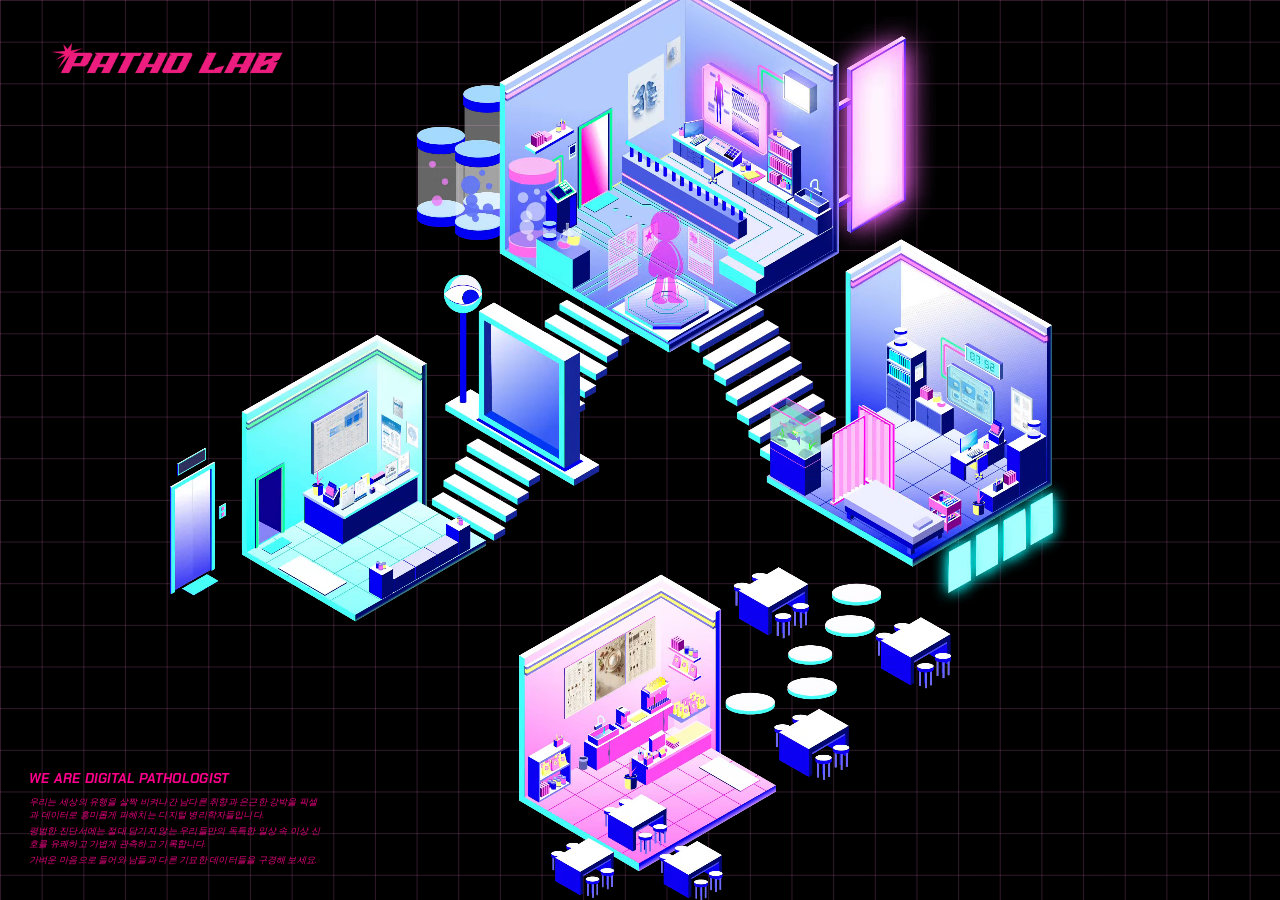
<file: index.html>
<!doctype html>
<html lang="ko">
  <head>
    <meta charset="UTF-8" />
    <meta name="viewport" content="width=device-width, initial-scale=1.0" />
    <link
      href="https://fonts.googleapis.com/css2?family=Chakra+Petch:ital,wght@0,300;0,400;0,500;0,600;0,700;1,300;1,400;1,500;1,600;1,700&display=swap"
      rel="stylesheet"
    />
    <title>정사각형 사이버 랩</title>
    <link rel="stylesheet" href="style.css" />
    <style>
      @font-face {
        font-family: "SebangGothic-Bold";
        src: url("SebangGothic-Bold.otf") format("opentype");
        font-weight: 700;
        font-style: normal;
      }

      /* 유휴 상태 안내 팝업 스타일 (--s: 화면 배율) */
      #idle-guide-popup {
        position: fixed;
        top: 50%;
        left: 50%;
        transform: translate(-50%, -50%) scale(0.95);
        background: rgba(10, 10, 15, 0.85);
        border: 1px solid rgba(255, 46, 122, 0.4);
        box-shadow: 0 0 30px rgba(255, 46, 122, 0.2);
        padding: calc(24px * var(--s, 1)) calc(36px * var(--s, 1));
        z-index: 9999;
        text-align: center;
        color: #ff008c;
        font-family: "SebangGothic-Bold", "Chakra Petch", sans-serif;
        letter-spacing: 0.5px;
        opacity: 0;
        visibility: hidden;
        pointer-events: none;
        transition:
          opacity 0.4s ease,
          transform 0.4s ease,
          visibility 0.4s ease;
        backdrop-filter: blur(8px);
      }

      #idle-guide-popup.active {
        opacity: 1;
        visibility: visible;
        transform: translate(-50%, -50%) scale(1);
      }

      #idle-guide-popup .guide-title {
        font-size: calc(18px * var(--s, 1));
        font-weight: 700;
        color: #ff008c;
        margin-bottom: 8px;
      }

      #idle-guide-popup .guide-desc {
        font-size: calc(14px * var(--s, 1));
        color: #ff008c;
        line-height: 1.5;
      }

      /* 방 이름 말풍선 */
      #room-tooltip {
        position: fixed;
        top: 0;
        left: 0;
        z-index: 10000;
        padding: calc(8px * var(--s, 1)) calc(16px * var(--s, 1));
        background: rgba(0, 0, 0, 0.418);
        color: #fff;
        font-family: "SebangGothic-Bold", "Chakra Petch", sans-serif;
        font-size: calc(15px * var(--s, 1));
        font-weight: 700;
        letter-spacing: 0.5px;
        white-space: nowrap;
        border: 1px solid rgba(255, 255, 255, 0.185);
        backdrop-filter: blur(4px);
        pointer-events: none;
        opacity: 0;
        transition: opacity 0.15s ease;
      }

      #room-tooltip.show {
        opacity: 1;
      }

      /* 아래쪽 꼬리 */
      #room-tooltip::after {
        content: "";
        position: absolute;
        left: 50%;
        bottom: -6px;
        width: 10px;
        height: 10px;
        background: rgba(0, 0, 0, 0.418);
        border-right: 1px solid rgba(255, 255, 255, 0.185);
        border-bottom: 1px solid rgba(255, 255, 255, 0.185);
        transform: translateX(-50%) rotate(45deg);
      }
    </style>
  </head>
  <body>
    <!-- 유휴 상태 안내 팝업 -->
    <div id="idle-guide-popup">
      <div class="guide-title">SYSTEM NOTICE</div>
      <div class="guide-desc">
        커서를 움직여 각 방을 누르며 연구소를 알아보세요
      </div>
    </div>

    <!-- 방 이름 말풍선 (팝업 바깥에 위치해야 함) -->
    <div id="room-tooltip"></div>

    <!-- 인트로 로딩 화면 -->
    <div id="intro-loader">
      <div class="loader-content">
        <div class="loader-logo">PATHOGEN RESEARCH LAB</div>
        <div class="loader-bar-container">
          <div id="loader-bar"></div>
        </div>
        <div class="loader-status">
          INITIALIZING SYSTEM... <span id="loader-percent">0%</span>
        </div>
      </div>
    </div>

    <div class="main-container">
      <canvas id="stars"></canvas>
      <video id="bg-video" autoplay loop muted playsinline>
        <source src="Comp 1_2.webm" type="video/webm" />
      </video>

      <!-- SVG 오버레이 영역 -->
      <svg
        class="overlay-svg"
        viewBox="0 0 3000 3000"
        preserveAspectRatio="xMidYMid meet"
      >
        <!-- 1. 왼쪽 방 (대기실 로비) -> NO.1 -->
        <a href="l2.html">
          <path
            class="room-path"
            id="room-left"
            data-no="NO.1"
            data-title="대기실 로비"
            data-desc="본 페이지는 본격적인 관측 프로그램에 진입하기 전, 방문자가 신병 연구소의 세계관과 체계를 직관적으로 파악할 수 있도록 설계된 공식 대기 공간이다."
            data-items='["- 연구실의 개요", "- 연구 분야 및 대상", "- 연구소 3대 강령", "- 방문자 필독 수칙"]'
            data-d="M 773 1197 L 902 1269 L 897 1661 L 1072 1759 L 714 1976 L 404 1791 L 402 1399 Z"
            d="M 773 1197 L 902 1269 L 897 1661 L 1072 1759 L 714 1976 L 404 1791 L 402 1399 Z"
          />
        </a>

        <!-- 2. 중앙 상단 방 (실험실) -> NO.2 -->
        <a href="lab.html">
          <path
            class="room-path"
            id="room-top"
            data-no="NO.2"
            data-title="실험실"
            data-desc="실험실: 신(新)병의 핵심 데이터 분석 및 종합 연구가 진행되는 메인 연구소 공간입니다."
            data-items='["- 신병 데이터 분석", "- 코어 시퀀스 연구", "- 종합 실험 로그", "- 보안 구역 프로토콜"]'
            data-d="M 1621 227 L 1120 529 L 1117 985 L 1578 1248 L 2031 975 L 2034 466 Z"
            d="M 1621 227 L 1120 529 L 1117 985 L 1578 1248 L 2031 975 L 2034 466 Z"
          />
        </a>

        <!-- 3. 오른쪽 방 (진단실) -> NO.3 -->
        <a href="jindan.html">
          <path
            class="room-path"
            id="room-right"
            data-no="NO.3"
            data-title="진단실"
            data-desc="진단실: 개별 상태 체크 및 정밀 진단 프로토콜이 실행되는 구역입니다."
            data-items='["- 개별 상태 체크", "- 정밀 진단 프로토콜", "- 환자 이력 카드", "- 진단 키트 현황"]'
            data-d="M 2220 956 L 2071 1051 L 2068 1468 L 1848 1619 L 2251 1849 L 2630 1629 L 2628 1203 Z"
            d="M 2220 956 L 2071 1051 L 2068 1468 L 1848 1619 L 2251 1849 L 2630 1629 L 2628 1203 Z"
          />
        </a>

        <!-- 4. 하단 방 (카페테리아) -> NO.4 -->
        <a href="cafe.html">
          <path
            class="room-path"
            id="room-bottom"
            data-no="NO.4"
            data-title="카페테리아"
            data-desc="카페테리아: 새로 발견된 신병에 대해 자유롭게 이야기하고 이를 연구소에 보고하는 장소 입니다."
            data-items='["- 자유 토론 구역", "- 신병 제보 접수", "- 비공식 가십 수집", "- 연구원 휴게실"]'
            data-d="M 1560 1868 L 1708 1960 L 1711 2353 L 1867 2464 L 1485 2673 L 1173 2488 L 1173 2098 Z"
            d="M 1560 1868 L 1708 1960 L 1711 2353 L 1867 2464 L 1485 2673 L 1173 2488 L 1173 2098 Z"
          />
        </a>
      </svg>

      <!-- UI 오버레이 레이어 -->
      <div class="ui-overlay">
        <!-- 왼쪽 하단 추가 문구 영역 -->
        <div class="bottom-left-text-box">
          <div class="bottom-left-main-title">WE ARE DIGITAL PATHOLOGIST</div>
          <div class="bottom-left-desc-list">
            <p>
              우리는 세상의 유행을 살짝 비켜나간 남다른 취향과 은근한 강박을
              픽셀과 데이터로 흥미롭게 파헤치는 디지털 병리학자들입니다.
            </p>
            <p>
              평범한 진단서에는 절대 담기지 않는 우리들만의 독특한 일상 속 이상
              신호를 유쾌하고 가볍게 관측하고 기록합니다.
            </p>
            <p>
              가벼운 마음으로 들어와 남들과 다른 기묘한 데이터들을 구경해
              보세요.
            </p>
          </div>
        </div>
        <!-- 좌측 상단 배지 -->
        <div class="top-left-branding">
          <img src="logo04.png" alt="Patho Lab Logo" class="site-logo" />
        </div>

        <!-- 우측 하단 패널 -->
        <div class="bottom-right-panel">
          <div class="custom-panel-frame">
            <!-- 상단 헤더 -->
            <div class="panel-header-row">
              <div id="info-box-no" class="panel-no">NO.1</div>
              <div id="info-box-title" class="panel-title">대기실 로비</div>
            </div>

            <!-- 중단 컨텐츠 (미니맵 칼럼 + 메뉴 리스트) -->
            <div class="panel-body-row">
              <div class="panel-svg-container">
                <svg
                  id="panel-mini-svg"
                  viewBox="0 0 1000 1000"
                  preserveAspectRatio="xMidYMid meet"
                >
                  <path id="panel-mini-path" d="" />
                </svg>
              </div>
              <div id="info-box-items" class="panel-items-list">
                <!-- 자바스크립트로 동적 생성됨 -->
              </div>
            </div>

            <!-- 하단 설명 텍스트 박스 -->
            <div class="panel-footer-row">
              <div id="info-box-desc" class="panel-desc">
                <!-- 설명 텍스트 동적 입력 -->
              </div>
            </div>
          </div>
        </div>
      </div>
    </div>

    <script src="script.js"></script>
    <script>
      // 5초 동안 마우스 움직임이 없을 때 안내 팝업을 띄우는 스크립트
      const idlePopup = document.getElementById("idle-guide-popup");
      let idleTimer = null;
      const IDLE_TIME = 5000; // 5초 (밀리초 단위)

      function showIdlePopup() {
        idlePopup.classList.add("active");
      }

      function hideIdlePopup() {
        idlePopup.classList.remove("active");
      }

      function resetIdleTimer() {
        hideIdlePopup();
        clearTimeout(idleTimer);
        idleTimer = setTimeout(showIdlePopup, IDLE_TIME);
      }

      // 마우스 움직임 감지
      window.addEventListener("mousemove", resetIdleTimer);
      window.addEventListener("mousedown", resetIdleTimer);
      window.addEventListener("keydown", resetIdleTimer);

      // 페이지 로드 시 타이머 초기 가동
      resetIdleTimer();
    </script>

    <!-- 커스텀 커서 HTML -->
    <div class="cursor" aria-hidden="true">
      <div class="cursor-inner">
        <svg viewBox="0 0 100 110" xmlns="http://www.w3.org/2000/svg">
          <!-- 바깥 30% -->
          <path
            fill="#FF008C"
            fill-opacity="0.3"
            fill-rule="evenodd"
            d="M50,4 L94,100 L50,74 L6,100 Z M50,23.8 L79.9,89.1 L50,71.4 L20.1,89.1 Z"
          />
          <!-- 중간 60% -->
          <path
            fill="#FF008C"
            fill-opacity="0.6"
            fill-rule="evenodd"
            d="M50,23.8 L79.9,89.1 L50,71.4 L20.1,89.1 Z M50,43.7 L65.8,78.2 L50,68.9 L34.2,78.2 Z"
          />
          <!-- 중심 100% -->
          <path fill="#FF008C" d="M50,43.7 L65.8,78.2 L50,68.9 L34.2,78.2 Z" />
        </svg>
      </div>
    </div>

    <!-- 커스텀 커서 스타일 -->
    <style>
      .cursor {
        position: fixed;
        top: 0;
        left: 0;
        width: 0;
        height: 0;
        z-index: 9999;
        pointer-events: none;
        opacity: 0;
        transition: opacity 0.3s ease;
      }

      .cursor-ready .cursor {
        opacity: 1;
      }

      .cursor-inner {
        position: absolute;
        left: -19px;
        top: -3px;
        width: 38px;
        height: 42px;
        transform: rotate(-30deg);
        transform-origin: 50% 8%;
        filter: drop-shadow(0 0 5px rgba(255, 0, 98, 0.538))
          drop-shadow(0 0 14px rgba(255, 0, 98, 0.3));
        transition:
          transform 0.25s cubic-bezier(0.22, 1, 0.36, 1),
          filter 0.3s ease;
      }

      .cursor-inner svg {
        display: block;
        width: 100%;
        height: 100%;
        overflow: visible;
      }

      .cursor-hover .cursor-inner,
      .cursor-scan .cursor-inner {
        transform: rotate(-30deg) scale(0.55);
        filter: drop-shadow(0 0 7px rgba(255, 0, 98, 0.538))
          drop-shadow(0 0 20px rgba(255, 0, 98, 0.3));
      }

      .cursor-down .cursor-inner {
        transform: rotate(-30deg) scale(0.85);
      }

      html.has-custom-cursor,
      html.has-custom-cursor * {
        cursor: none !important;
      }
    </style>

    <!-- 커스텀 커서 스크립트 -->
    <script>
      (function () {
        const finePointer = window.matchMedia(
          "(hover: hover) and (pointer: fine)",
        ).matches;
        if (!finePointer) return;

        const root = document.documentElement;
        const cursor = document.querySelector(".cursor");
        root.classList.add("has-custom-cursor");

        window.addEventListener("mousemove", (e) => {
          cursor.style.transform = `translate(${e.clientX}px, ${e.clientY}px)`;
          root.classList.add("cursor-ready");
        });

        document.addEventListener("mouseover", (e) => {
          const t = e.target;
          root.classList.remove("cursor-hover", "cursor-scan");
          if (t.closest("[data-cursor='scan']")) {
            root.classList.add("cursor-scan");
          } else if (t.closest("a, button, [data-cursor]")) {
            root.classList.add("cursor-hover");
          }
        });

        window.addEventListener("mousedown", () =>
          root.classList.add("cursor-down"),
        );
        window.addEventListener("mouseup", () =>
          root.classList.remove("cursor-down"),
        );
        document.addEventListener("mouseleave", () =>
          root.classList.remove("cursor-ready"),
        );
        document.addEventListener("mouseenter", () =>
          root.classList.add("cursor-ready"),
        );
      })();
    </script>

    <!-- 방 이름 말풍선 스크립트 -->
    <script>
      (function () {
        const tip = document.getElementById("room-tooltip");
        const names = {
          "room-left": "대기실 로비",
          "room-top": "실험실",
          "room-right": "진단실",
          "room-bottom": "카페테리아",
        };

        function move(e) {
          const half = tip.offsetWidth / 2;
          const x = Math.min(
            Math.max(e.clientX, half + 8),
            window.innerWidth - half - 8,
          );
          // 커서 위로 18px 띄움
          tip.style.transform = `translate(${x - half}px, ${e.clientY - tip.offsetHeight - 18}px)`;
        }

        document.addEventListener("mouseover", (e) => {
          const room = e.target.closest(".room-path");
          if (!room) return;
          tip.textContent = names[room.id] || room.dataset.title;
          tip.classList.add("show");
          move(e);
        });

        document.addEventListener("mousemove", (e) => {
          if (tip.classList.contains("show")) move(e);
        });

        document.addEventListener("mouseout", (e) => {
          if (e.target.closest(".room-path")) tip.classList.remove("show");
        });
      })();
    </script>
  </body>
</html>
</file>
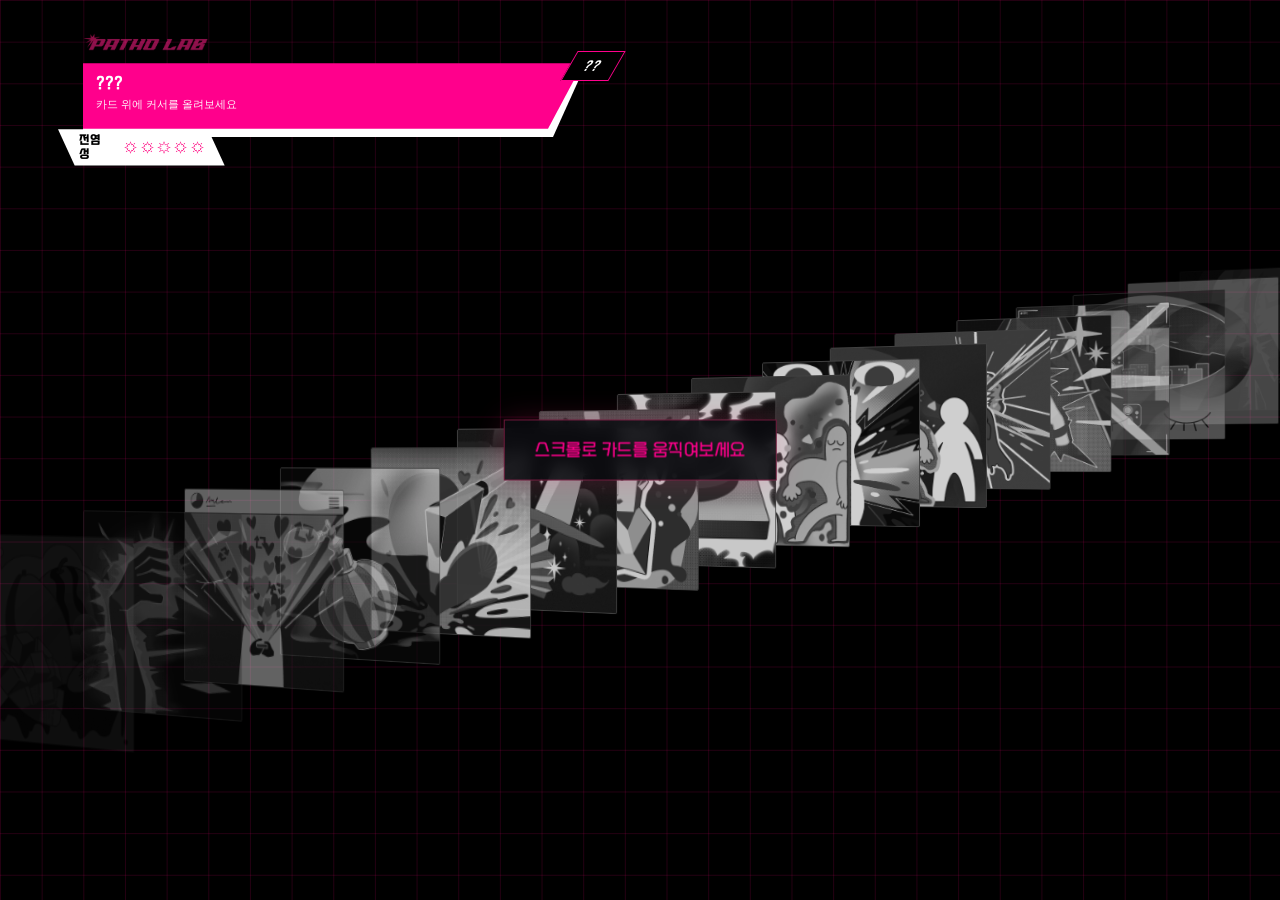
<file: lab.html>
<!doctype html>
<html lang="ko">
  <head>
    <link rel="preconnect" href="https://fonts.googleapis.com" />
    <link rel="preconnect" href="https://fonts.gstatic.com" crossorigin />
    <link
      href="https://fonts.googleapis.com/css2?family=Chakra+Petch:ital,wght@0,300;0,400;0,500;0,600;0,700;1,300;1,400;1,500;1,600;1,700&display=swap"
      rel="stylesheet"
    />

    <meta charset="UTF-8" />
    <meta name="viewport" content="width=device-width, initial-scale=1.0" />
    <title>Patho Lab - 신병연구소</title>

    <!-- 반응형 배율 계산 (1536 x 960 기준) : 렌더링 전에 먼저 실행 -->
    <script>
      (function () {
        var DESIGN_W = 1536;
        var DESIGN_H = 960;
        window.__stageScale = 1;
        function fit() {
          var w = window.innerWidth;
          var h = window.innerHeight;
          var s = 1;
          if (w >= 900) {
            s = Math.min(w / DESIGN_W, h / DESIGN_H);
            s = Math.max(0.6, s);
          }
          window.__stageScale = s;
          document.documentElement.style.setProperty("--s", s);
        }
        fit();
        window.addEventListener("resize", fit);
      })();
    </script>

    <link rel="stylesheet" href="lab-style.css" />
    <style>
      /* ===== 시작 가이드 팝업 ===== */
      #idle-guide-popup {
        position: fixed;
        top: 50%;
        left: 50%;
        transform: translate(-50%, -50%) scale(0.95);
        background: rgba(10, 10, 15, 0.85);
        border: 1px solid rgba(255, 46, 122, 0.4);
        box-shadow: 0 0 30px rgba(255, 46, 122, 0.2);
        padding: calc(24 * var(--u)) calc(36 * var(--u));
        z-index: 9999;
        text-align: center;
        color: #ff008c;
        /* 폰트: SEBANG Gothic (없을 경우 순서대로 대체) */
        font-family:
          "SebangGothic", "SebangGothic-Bold", "Chakra Petch", sans-serif;
        font-size: calc(20 * var(--u));
        letter-spacing: 0.5px;
        opacity: 0;
        visibility: hidden;
        pointer-events: none;
        /* 기본 사라짐 = 2초 뒤 천천히 스르르 (1.2초에 걸쳐 사라짐) */
        transition:
          opacity 1.2s ease,
          transform 1.2s ease,
          visibility 1.2s ease;
        backdrop-filter: blur(8px);
      }
      #idle-guide-popup.show {
        opacity: 1;
        visibility: visible;
        transform: translate(-50%, -50%) scale(1);
        /* 나타날 때는 조금 빠르게 */
        transition:
          opacity 0.6s ease,
          transform 0.6s ease,
          visibility 0.6s ease;
      }
      #idle-guide-popup.fast {
        /* 휠/드래그 반응이 왔을 때 = 스르륵! 빠르게 사라짐 (0.35초) */
        transition:
          opacity 0.35s ease,
          transform 0.35s ease,
          visibility 0.35s ease;
      }
    </style>
  </head>

  <body>
    <div class="grid-background"></div>

    <div id="left-branding">
      <a href="index.html" class="logo-link">
        <img src="logo04.png" alt="Patho Lab Logo" class="logo-img" />
      </a>
      <div class="info-box-container">
        <div class="info-code-badge" id="info-code">??</div>
        <div class="info-main-panel">
          <div class="info-title" id="info-title">???</div>
          <div class="info-desc" id="info-desc">
            카드 위에 커서를 올려보세요
          </div>
        </div>
        <div class="info-middle-bg"></div>
        <div class="info-sub-panel">
          <span>전염성</span>
          <span class="star-rating" id="info-stars"></span>
        </div>
      </div>
    </div>

    <div id="panel-container"><div id="panel-stack"></div></div>

    <div id="popup-overlay" onclick="closePopup()">
      <div class="popup-layout-wrapper" onclick="event.stopPropagation()">
        <div class="main-panel-pink-base"></div>

        <div class="popup-nav-tabs">
          <div
            class="popup-nav-tab active"
            onclick="switchTab('overview', this)"
          >
            개요
          </div>
          <div class="popup-nav-tab" onclick="switchTab('symptom', this)">
            원인 및 증상
          </div>
          <div class="popup-nav-tab" onclick="switchTab('prescription', this)">
            확산 양상 및 처방
          </div>
        </div>

        <button class="close-btn" onclick="closePopup()">✕</button>

        <div class="main-panel">
          <div id="popup-dynamic-container"></div>
        </div>
      </div>
    </div>

    <div id="idle-guide-popup">스크롤로 카드를 움직여보세요</div>

    <script>
      const contentData = {
        "hongdae.webp": {
          header: {
            title: "비주류 선호성 과잉 증후군",
            desc: "대중적인 콘텐츠를 거부하고 일반 대중과 본인을 구분해 문화적인 우월감을 표시하는 스놉 효과의 한국형 변종",
            code: "S-184",
            infectionLevel: 1,
            stars: "●○○○○",
          },
          subtitle: "Hyper-Esotericism & Anti-Mainstream Syndrome, HEAMS",
          sections: [
            {
              label: "개요",
              text: "대중적인 콘텐츠를 거부하고 일반 대중과 본인을 구분해 문화적인 우월감을 표시하는 비주류나 마니아 취향을 가진 이들을 지칭하는 신조어로, 남들과의 차별성을 추구하는 성향에서 비롯되는 스놉 효과(Snob effect)의 한국형 변종",
            },
            { label: "연령", text: "10-20" },
            {
              label: "어원",
              text: "홍대에 인디씬들이 유명해지면서 나만 알던 가수가 대중들에게 노출되는 것에 불만을 느끼는 일종의 부심에서 유래, 인디씬이 대중화될 때 나타나는 현상에서 홍대병이라는 이름이 붙여짐.",
            },
          ],
          cause: {
            social: "SNS의 발달로 인한 개성의 평준화에 따른 반발심",
            environment:
              "남들과 똑같은 것을 소비할 때 느끼는 극심한 자아 상실감",
            psychology:
              "남들이 모르는 정보를 발설하거나 독점할 때 분비되는 도파민의 과잉 의존",
            stageEarly:
              "편식: 대중적 히트곡이나 베스트셀러를 의도적으로 멀리함",
            stageMid:
              "취향의 배타성: 내가 좋아하던 아티스트가 유명해지면 즉시 배신감을 느끼고 탈덕함",
            stageEnd:
              "심미적 고립: 대중이 이해하기 힘든 극단적 비주류 콘텐츠를 추종하며 우월감에 취함",
          },
          prescriptionData: {
            special:
              "동조를 극도로 꺼려하여 남이 따라 하는 순간 스스로 취향을 철회하는 역설적 면역 반응을 보이며, 대중적인 장소에서 메이저 브랜드를 소비할 때 전신 두드러기 및 극심한 심박수 상승을 동반한 사회적 알레르기 발작이 일어남.",
            habit:
              "숨겨왔던 대중적 취향을 거울 앞에서 당당하게 고백하고, 유행하는 대중문화 소스를 가감 없이 수용하며 '나도 남들과 다르지 않은 평범한 대중 중 하나'임을 인정하고 받아들이는 마인드풀니스 훈련.",
            journal:
              "오늘 하루 동안 대중적이라는 이유로 의도적으로 외면했던 메이저 콘텐츠(음원, 영화, 브랜드)의 명단을 작성하고, 편견 없이 감상한 뒤 느낀 점을 가감 없이 솔직하게 기록하기.",
          },
        },
        "joongang.webp": {
          header: {
            title: "안면 중앙부 비율 집착성 신체 변형 장애",
            desc: "얼굴의 중간 부분 비율에 병적으로 집착하여 일상생활에 지장을 초래하는 신체 변형 장애입니다.",
            code: "S-185",
            infectionLevel: 5,
            stars: "●●●●●",
          },
          subtitle: "Mid-face Ratio Obsessive Dysmorphic Disorder, MROD",
          sections: [
            {
              label: "개요",
              text: "중안부정병은 얼굴의 중간 부분(눈썹~코끝, 코끝~턱끝)의 비율에 병적으로 집착하여 일상생활에 지장을 초래하는 병",
            },
            { label: "연령", text: "10-20" },
            {
              label: "어원",
              text: "얼굴의 중간 부분인 '중안부'와, 정신적으로 피폐해진 상태를 뜻하는 은어 '정병(정신병)'의 합성어",
            },
          ],
          cause: {
            social:
              "초고화질 전면 카메라의 보급과 '중안부 짧아 보이는 메이크업' 등 특정 부위를 강조하는 뷰티 콘텐츠의 범람으로 인한 집단적 가스라이팅",
            environment:
              '"중안부가 길면 무조건 노안이고 못생겼다"는 이분법적 사고방식과 1mm 단위의 미세한 차이가 인생의 성패를 결정한다는 인지적 왜곡 환경',
            psychology:
              "거울이나 사진 속 자신의 얼굴을 볼 때 전체적인 조화보다 특정 '선'이나 '길이'에만 시각적 주의가 과도하게 집중되는 시지각 처리 오류",
            stageEarly:
              "자가진단기: 거울을 볼 때마다 손가락이나 자를 이용해 코 길이를 측정하고 중안부가 짧아 보이는 화장법과 각도를 연구하기 시작함",
            stageMid:
              "사진 검열기: 무보정 후면 카메라 사진에 극심한 혐오감을 느끼며, 타인이 찍어준 사진 속 얼굴이 기괴하게 길어 보인다는 왜곡된 확신에 빠짐",
            stageEnd:
              "사회적 회피기: 중안부가 길어 보일까 봐 마스크를 벗지 못하거나 사람 만나기를 거부하며, 성형 수술에 집착해 일상생활이 불가능해짐",
          },
          prescriptionData: {
            special:
              "한 번 '중안부'라는 키워드를 인지하는 순간 타인과 자신의 결점이 보이기 시작하는 인식의 전염 발생. SNS 외모 품평 콘텐츠를 탐독하는 과정에서 바이러스처럼 스며들며, 완치 후에도 거울을 볼 때마다 재발 위험이 매우 높음.",
            habit:
              "모든 보정 필터 앱을 즉각 삭제하고 왜곡 없는 아날로그 실물 거울과 정면으로 대면하며, 얼굴의 특정 수치나 부위가 아닌 전체적인 표정과 미소를 관찰하는 시지각 교정 훈련 진행.",
            journal:
              "수치적 기준과 타인의 미적 잣대에 얽매이지 않고, 오늘 내 얼굴에서 마음에 들었던 자연스러운 표정과 편안했던 순간을 구체적으로 서술하기.",
          },
        },

        "gangnam.webp": {
          header: {
            title: "상업적 성과 기반 취향 정당화 증후군",
            desc: "판매량이나 관객 수를 근거로 자신의 취향을 정당화하고 히트한 작품만 추종하는 메이저부심 현상",
            code: "S-186",
            infectionLevel: 4,
            stars: "●●●●○",
          },
          subtitle:
            "Commercial Success-Based Aesthetic Justification Syndrome, CSAJ",
          sections: [
            {
              label: "개요",
              text: "판매량이나 관객 수를 들먹이며 자신의 취향을 정당화하고, 히트한 작품만을 추종하는 메이저부심을 특징으로 하는 현상",
            },
            { label: "연령", text: "20-50" },
            {
              label: "어원",
              text: "대한민국의 부와 유행, '주류(Mainstream)'의 상징인 강남(Gangnam) 지역 정서에서 유래. 가장 비싸고 많이 팔리는 것이 곧 정답이라는 속물적 가치관이 투영됨",
            },
          ],
          cause: {
            social:
              "낙오에 대한 공포(FOMO)가 극심한 무한 경쟁 사회 분위기와 검증된 것만 선택해 실패 비용을 제로화하려는 사회적 강박",
            environment:
              "복잡한 예술적 가치 판단을 포기하고 '숫자(매출, 순위)'라는 단순 지표로 치환하여 판단하려는 휴리스틱(Heuristic) 환경",
            psychology:
              "대중과 동떨어진 선택 시 편도체가 불안 신호를 보내며, 1위 제품을 소비할 때 소속감과 안정감으로 보상 회로가 활성화되는 심리",
            stageEarly:
              "지표 의존증: 영화나 식당을 고를 때 본인 직감보다 '누적 관객 수'나 '리뷰 개수' 순으로 정렬해야 안심함",
            stageMid:
              '메이저 선민의식: "이걸 모르면 인생의 절반을 손해 보는 거야. 너 감 뒤진듯?"이라며 상대방을 비하하기 시작함',
            stageEnd:
              "상업적 가치 동일시: 상업적으로 성공하지 못한 모든 가치를 '무가치'로 규정하고 자아를 시장 지표와 완전히 일치시킴",
          },
          prescriptionData: {
            special:
              '"남들 다 하는 건데 너만 안 해?"라는 사회적 증거를 무기로 사용하여 면역력이 약한 대중에게 광범위하게 전파됨. 단, 해당 대상의 상업적 지표(순위 등)가 하락하면 전염력이 즉각 상실되는 높은 휘발성 보유.',
            habit:
              "상업적 지표와 순위표를 완전히 차단한 채, 자본이나 광고가 전혀 개입되지 않은 무명 동네 소상공인의 제품이나 독립 브랜드를 직접 경험하고 소장하는 자발적 비메이저 소비 실험.",
            journal:
              "객관적인 차트나 매출 순위를 전혀 참고하지 않고, 오직 자신의 날것 그대로의 직관과 순수한 취향만으로 선택했던 소비 경험을 분석하여 기록하기.",
          },
        },
        "fuck.webp": {
          header: {
            title: "지절 비율 왜곡 인식 기반 모욕 표현 기피 장애",
            desc: "손가락이 짧고 예쁘지 않아 가운데 손가락 욕이 위압적이지 않다고 여겨 제스처를 회피하고 강박을 보이는 증상입니다.",
            code: "S-187",
            infectionLevel: 2,
            stars: "●●○○○",
          },
          subtitle:
            "Phalangeal Proportion Distortion & Insult Expression Avoidance Disorder, PPDI",
          sections: [
            {
              label: "개요",
              text: "자신의 손가락이 짧고 예쁘지 않아서 가운데 손가락을 들어 올리는 행위가 위압적이지 않고 '찐따'같아 보인다고 인식하여, 해당 제스처를 회피하면서도 자가 점검하는 강박 행동을 보이는 증상",
            },
            { label: "연령", text: "10-20" },
            {
              label: "어원",
              text: "가운데 손가락 욕설인 '뻐큐(Fuck you)'와 신체 부위에 과도하게 집착하는 상태인 '정병'의 합성어",
            },
          ],
          cause: {
            social:
              "온라인 커뮤니티 등에서 유행하는 '섬섬옥수', '손가락 예쁜 사람' 등의 미적 기준에 과도하게 노출되어 발생한 자격지심",
            environment:
              "\"가운데 손가락이 길고 곧아야만 욕설의 위엄이 산다\"는 기이한 논리와 '공격의 효능감'을 '시각적 미감'과 동일시하는 인지적 오류 환경",
            psychology:
              "신체 부위를 실제보다 왜소하거나 우스꽝스럽게 인식하는 '신체 왜곡 게슈탈트' 현상과 공격성 표출 시 수치심 중추가 활성화되는 인지 부조화",
            stageEarly:
              "각도 연구기: 거울 앞에서 다양한 각도로 손가락을 들어보며 가장 길어 보이는 각도를 연구하고 남들의 손가락과 수시로 비교함",
            stageMid:
              '제스처 검열기: 화가 나는 상황에서도 "내 손가락으로 하면 비웃음만 살 거야"라며 제스처를 검열하고 욕을 한 뒤에도 손가락 모양을 되새김질함',
            stageEnd:
              "공격성 거세 및 자해기: 손가락이 '찐따 같다'는 생각에 사로잡혀 정당한 분노 표출을 포기하고, 손가락을 꺾거나 잡아 늘리는 자해적 강박 행동을 보임",
          },
          prescriptionData: {
            special:
              "극히 개인적인 신체 콤플렉스에 기반하여 타인에게 직접 전파되지는 않으나, '손가락 미적 기준'을 강조하는 커뮤니티 내에서는 유사 증상이 발현됨. '중안부정병' 등 다른 신체 부위 집착증을 동반할 확률이 높음.",
            habit:
              "두툼한 장갑을 착용하고 온몸의 역동적인 바디랭귀지를 활용하여 감정을 표출하는 신체 연극 치료를 통해 손가락 중심의 강박에서 벗어나는 연습 수행.",
            journal:
              "손가락의 형태나 비율과 상관없이, 오늘 내 손이 무언가를 만들어내거나 타인을 돕는 등 해낸 유익하고 의미 있는 일들을 되돌아보며 기록하기.",
          },
        },
        "gd.webp": {
          header: {
            title: "G-Dragon 기반 정체성 동화 장애",
            desc: "지디(G-Dragon)와 과도하게 동일시하여 패션, 행동양식, 사고방식을 무분별하게 모방하려 시도하는 병입니다.",
            code: "S-188",
            infectionLevel: 3,
            stars: "●●●○○",
          },
          subtitle: "G-Dragon-Based Identity Assimilation Disorder, SAID",
          sections: [
            {
              label: "개요",
              text: "빅뱅의 리더 G-Dragon에 과도하게 동일시하여, 그의 패션, 행동양식, 사고방식을 무분별하게 모방하려 시도하는 병",
            },
            { label: "연령", text: "10-20" },
            {
              label: "어원",
              text: "글로벌 패션 아이콘이자 아티스트인 G-Dragon(GD)의 이름에서 유래",
            },
          ],
          cause: {
            social:
              "독창성이 강조되는 사회 분위기 속에서 스스로 창조할 능력이 부족할 때 검증된 '아이콘'의 형식을 빌려오려는 심리적 지름길",
            environment:
              "GD의 무대 영상, SNS 게시물, 공항 패션 등을 지속적으로 섭취하며 '스타일 바이러스'에 자발적으로 감염되는 매체 매개형 환경",
            psychology:
              "거울 뉴런의 과잉 활성화로 동경하는 대상의 습관을 본인의 것으로 착각하고, GD처럼 행동하면 천재적 예술성을 가질 것이라는 후광 효과 오류",
            stageEarly:
              "착장 복제기: 선글라스를 코끝에 걸치고 화려한 옷을 소화하며 주머니에 손을 넣는 각도나 걷는 보폭을 의식적으로 조절함",
            stageMid:
              "제스처 오염기: 특유의 흐느적거리는 걸음걸이와 목을 까딱이는 습관이 일상에 배어들고 대화 중 웅얼거리는 말투를 구사함",
            stageEnd:
              "자아 소멸기: 거울 속 본래의 인격은 사라지고 '열화된 GD'만 남으며, 주변에서 \"지디 같다\"고 할 때 칭찬으로 오인해 쾌감을 느낌",
          },
          prescriptionData: {
            special:
              "환자의 지인에게 허영심을 전이시키기도 하나 대다수에게는 오글거림을 유발해 전염 차단. 원본(GD) 활동이 뜸해지거나 유행이 변하면 급격히 '흑역사'로 변하며 치료되는 경향 보유.",
            habit:
              "모든 패션 매거진과 연예인 직캠 시청을 즉시 중단하고, 개성이 전혀 드러나지 않는 무난한 유니폼이나 트레이닝복을 입은 채 날것 그대로의 거울 속 자신과 대면하기.",
            journal:
              "타인의 스타일과 아우라를 빌려온 가짜 자아가 아니라, 오롯이 나 자신의 날것 그대로의 평범한 취향과 목소리를 찾아 기록하기.",
          },
        },
        "star.webp": {
          header: {
            title: "자기중심적 인지도 과대평가 및 시선 의식 증후군",
            desc: "지나치게 관심받는 것을 의식하고 자아도취하거나 자신의 인지도를 필요 이상으로 과대평가하는 행위입니다.",
            code: "S-190",
            infectionLevel: 3,
            stars: "●●●○○",
          },
          subtitle: "Hyper-Conscious Celebrity Delusion Syndrome, HCCDS",
          sections: [
            {
              label: "개요",
              text: "지나치게 관심받는 것을 의식하고 자아도취하거나 자신의 인지도를 필요 이상으로 과대평가하는 행위를 특징으로 하는 병",
            },
            { label: "연령", text: "10-30" },
            {
              label: "어원",
              text: "대중의 관심을 먹고 사는 '연예인'과 화려한 삶을 동경해 자신이 그 반열에 올랐다고 착각하는 '병'의 합성어",
            },
          ],
          cause: {
            social:
              "조회수와 좋아요 숫자가 곧 계급이 되는 '관심 경제' 사회의 부작용과 디지털 인지도가 현실 인지도보다 높다는 인지 부조화",
            environment:
              '화려한 연예인 브이로그와 SNS 피드를 장기간 탐독하며 "나도 저들과 같다"는 환상을 키워 스스로 발병하는 매체 매개형 환경',
            psychology:
              "타인의 시선을 의식할 때 보상 회로가 과열되고, '주목받음'을 생존에 필수적인 영양소로 오인하는 신경학적 중독 상태",
            stageEarly:
              "선글라스 잠복기: 실내나 밤거리에서도 모자와 마스크를 고집하고, 아무도 안 보는데 알아볼까 봐 경계하며 걷는 회피 걸음 시전",
            stageMid:
              '자아도취 발현기: 식당이나 카페에서 "저 누군지 모르세요?" 식의 태도를 보이거나 평범한 대화를 자신에 대한 수근거림으로 오해함',
            stageEnd:
              "현실 괴리 망상기: 일거수일투족이 기사화될 것처럼 행동하며 '공인'으로서 책임감을 언급하고 일반인을 하등하게 대우함",
          },
          prescriptionData: {
            special:
              "주변인에게 '특별한 사람의 지인'이라는 허영심을 전이시키기도 하나, 대다수에게는 극심한 반발심과 오글거림을 유발해 전염 차단. 실제 유명세를 타면 증상이 정당화되나 무관심 속에 방치되면 관심 가뭄을 겪음.",
            habit:
              "모든 SNS 채널의 알림 기능을 일주일간 전면 차단하고, 화려한 스포트라이트가 전혀 없는 오지의 자연 속에서 스마트폰 없이 온전히 일반인으로 살아가는 생존 훈련 진행.",
            journal:
              "내가 세상의 중심이 아니며 타인은 내게 관심이 없다는 냉혹한 현실을 직시하고, 가상의 팬덤과 인지도가 아닌 진짜 현실 속 나의 본모습을 가감 없이 기록하기.",
          },
        },
        "seoul.webp": {
          header: {
            title: "특정 도시 기반 향수적 일상 부적응 장애",
            desc: "서울 여행이나 유학 후 귀국하여, 서울에서의 행복했던 기억을 그리워하며 본국의 일상에 적응하지 못하는 후유증입니다.",
            code: "S-189",
            infectionLevel: 4,
            stars: "●●●●○",
          },
          subtitle:
            "Specific City-Based Nostalgic Maladjustment Disorder, SCNM",
          sections: [
            {
              label: "개요",
              text: "서울 여행이나 유학 후 귀국하여, 서울에서의 행복했던 기억을 그리워하며 본국의 일상에 적응하지 못하는 후유증",
            },
            { label: "연령", text: "10-30" },
            {
              label: "어원",
              text: "특정 도시 '서울(Seoul)'의 고유한 분위기에 중독되어 타 지역에서의 삶을 결핍 상태로 인식하는 심리적 상태",
            },
          ],
          cause: {
            social:
              "샤오훙슈 등 SNS를 통해 서울의 라이프스타일을 전시하고 공유하던 커뮤니티적 소속감이 차단되면서 느끼는 고립감",
            environment:
              "서울의 고밀도 편의성과 시각적 자극이 뇌의 보상 체계를 길들여, 귀국 후 자극 저하로 금단 증상과 우울감이 발생하는 환경",
            psychology:
              "서울에서의 경험을 '이상향'으로 박제하고 현재의 삶을 '임시 상태'로 치부하며 과거와 현재를 대조하는 인지적 편향",
            stageEarly:
              "디지털 잔류기: 지도 앱의 서울 저장 목록을 삭제하지 못하고 SNS에 서울 여행 사진을 '추억'이라며 무한 업로드함",
            stageMid:
              '생활 양식 이식기: 현지에서도 한국식 패션과 식습관을 고집하며 "서울에서는 이랬는데"라며 현지 인프라와 습관적으로 비교함',
            stageEnd:
              "현실 부정기: 본국의 일상을 무가치하게 여기고 재방문 계획에만 몰두하며, 현재 관계를 방치하고 서울의 인연과만 소통함",
          },
          prescriptionData: {
            special:
              "콘텐츠 매개성이 높아 전염 강도가 높음. 한국어 능력이 높을수록 증상이 심화되며, 환자들끼리 모여 과거를 회상할 때 집단 감염이 고착화되어 완치가 어려움.",
            habit:
              "스마트폰 속 모든 한국 지도 앱과 SNS의 서울 관련 저장 폴더를 강제로 삭제하고, 현재 머무는 도시의 골목을 낯선 관광객의 시선으로 탐방하며 일상의 감각 되찾기.",
            journal:
              "서울이라는 특정 공간의 일시적 화려함에 기대지 않고, 지금 현재 내 발이 닿아 있는 현실의 공간에서 발견할 수 있는 소소한 안정감 기록하기.",
          },
        },
        "japansky.webp": {
          header: {
            title: "특정 기상 현상 기반 투사적 미화 장애",
            desc: "일본 여행 중 맑은 날씨를 경험한 후, 기상 현상조차 일본이 우월하다고 믿으며 한국의 하늘을 비하하는 병입니다.",
            code: "S-191",
            infectionLevel: 4,
            stars: "●●●●○",
          },
          subtitle:
            "Specific Weather-Based Projective Glorification Disorder, SWPG",
          sections: [
            {
              label: "개요",
              text: "일본 여행 중 맑은 날씨를 경험한 후, 기상 현상조차 일본이 한국보다 우월하다고 믿으며 한국의 하늘을 비하하게 되는 병",
            },
            { label: "연령", text: "20-40" },
            {
              label: "어원",
              text: "\"일본 하늘은 '차원이 다르다'\"는 감탄사에서 유래. 단순 기상 상태를 국가적 격차나 미적 우열로 치환하려는 심리 상태",
            },
          ],
          cause: {
            social:
              "일본 애니메이션이나 영화 속 미화된 하늘 이미지(신카이 마코토 등)를 실제 현실에 대입하여 보려는 '매체 투사' 현상",
            environment:
              "여행의 도파민 상승으로 시각 정보가 과도하게 미화되고, 한국의 미세먼지 기억만 떠올려 일본의 맑은 날과 대조하는 확증 편향 환경",
            psychology:
              "여행지가 완벽해야 한다는 '구매 후 합리화' 기제로 인해 뇌의 전두엽이 객관적 수치보다 감정적 만족도에 우선순위를 두는 심리",
            stageEarly:
              '보정 강박기: 일본에서 찍은 하늘 사진을 보정하며 "한국에서는 안 나오는 색감"이라 주장하고 한국 하늘이 탁하다고 단정 지음',
            stageMid:
              '기상학적 선민의식: 한국의 맑은 하늘을 보고도 "채도가 낮다"며 비교 우위를 점하려 하고 주변에 일본 여행과 하늘 찬양을 늘어놓음',
            stageEnd:
              '국적 상실기: 한국의 모든 자연경관을 일본과 비교해 비하하며, 흐린 날씨조차 "한국은 눅눅하다"며 환경 자체를 부정함',
          },
          prescriptionData: {
            special:
              "시각적 전파로 전염 강도가 매우 높음. 보정된 일본 하늘 사진이 SNS를 통해 퍼지며 환상을 형성하고, 한국 미세먼지가 심한 날 전염력이 폭발적으로 증가.",
            habit:
              "모든 스마트폰 사진첩의 날씨별 필터를 제거하고, 한국 기상청의 객관적인 대기 수치와 실시간 위성 사진을 대면하며 대기의 실체를 직시하는 시각 교정 훈련 수행.",
            journal:
              "특정 국가의 기상 상태를 감정적 국뽕이나 혐오와 결합하지 않고, 자연 현상은 그 자체로 유동적임을 인정하며 오늘 내 주변의 공기와 하늘을 객관적으로 기록하기.",
          },
        },
        "chingi.webp": {
          header: {
            title: "자기중심적 가치 동기화 강박 장애",
            desc: "자신이 좋아하는 것을 타인도 반드시 좋아해야 한다는 강박을 갖고 적극적인 전도 행위를 보이는 현상입니다.",
            code: "S-192",
            infectionLevel: 2,
            stars: "●●○○○",
          },
          subtitle: "Egocentric Value Synchronization Compulsion, EVSC",
          sections: [
            {
              label: "개요",
              text: "자신이 좋아하거나 가치 있다고 판단하는 것을 타인들도 반드시 동일하게 좋아해야 한다는 강박적 신념을 가지며, 이를 위해 적극적이고 때로는 강압적인 전도 행위를 보이는 현상",
            },
            { label: "연령", text: "20-50+" },
            {
              label: "어원",
              text: "역사상 가장 넓은 영토를 정복했던 몽골 제국의 칸, 칭기즈칸에서 유래. 자신의 가치관(영토)을 타인에게 강제로 이식하고 점령하려는 공격적인 전도 성향을 빗댄 명칭",
            },
          ],
          cause: {
            social:
              "특정 커뮤니티 내에서의 영향력 과시욕(인플루언서 지망 증후군)",
            environment:
              "자신의 취향과 세계관을 무한히 지지해 주고 정당화해 주는 편향된 주변 환경",
            psychology:
              "자신의 취향이 타인에게 거부당할 때, 이를 단순한 '다름'이 아닌 '자아에 대한 공격'으로 인식하는 편향된 방어기제",
            stageEarly:
              '포교기 - 답정너식 권유: "이거 진짜 좋은데 왜 안 해? 일단 한 번만 믿고 잡셔봐."라며 가볍게 시작하지만 점차 집착함',
            stageMid:
              '정복기 - 취향 가스라이팅: "이걸 모르면 인생의 절반을 손해 보는 거야. 너 감 뒤진듯?"이라며 상대방을 비하하기 시작함',
            stageEnd:
              "숙청기 - 관계적 단절: 자신의 추천을 거부하거나 비판하면 '교화 불가능한 존재'로 규정하고 인연을 끊음",
          },
          prescriptionData: {
            special:
              "환자와 대화하는 피시술자는 심각한 피로감과 기 빨림을 경험하며, 역으로 \"나는 절대로 저렇게 되지 말아야지\"라는 강한 면역 반응 발생. 환자가 권력자일 경우 조직 전체가 특정 취향으로 도배되는 '문화적 전체주의' 합병증 유발.",
            habit:
              '거울을 보며 단호하게 말하기 (취향 독립 선언): "나는 떡볶이를 좋아하지만, 철수는 싫어할 수도 있다. 그것은 철수의 자유이며 나의 패배가 아니다"를 되뇌며 타인의 거절이 가치의 하락이 아님을 세뇌하기.',
            journal:
              "AI 어플과 대화하기 (반대 의견 경청 모드): AI에게 가장 좋아하는 주제를 던진 뒤 단점 10가지나 반대 논리를 요청하고 끝까지 정독하며 내 가치관이 완벽하지 않음을 기록하기.",
          },
        },
        "fru.webp": {
          header: {
            title: "아열대 과실 당도 및 가성비 비교 강박 장애",
            desc: "동남아 여행 중 저렴하고 당도 높은 열대 과일을 경험한 후, 국내 과일을 접할 때마다 현지의 품질과 가격을 대조하며 불평하는 증상입니다.",
            code: "S-193",
            infectionLevel: 3,
            stars: "●●●○○",
          },
          subtitle:
            "Subtropical Fruit Saccharinity & Cost-Effectiveness Compulsion Disorder, SFCD",
          sections: [
            {
              label: "개요",
              text: "동남아시아 여행 중 저렴하고 당도 높은 열대 과일을 경험한 후, 한국에서 과일을 접할 때마다 현지의 품질과 가격을 대조하며 불평을 늘어놓는 상태",
            },
            { label: "연령", text: "20-60" },
            {
              label: "어원",
              text: "\"현지 과일은 한국이랑 '차원이 다르다'\"는 감탄사에서 유래. 당도의 기억이 국내 물가 현실과 충돌하며 발생하는 심리적 이상 현상",
            },
          ],
          cause: {
            social:
              "여행의 즐거움을 과시하고 싶은 욕구가 '미식가적 안목'으로 포장되어 주변에 특별한 경험을 상기시키려는 인정 욕구의 발현",
            environment:
              "현지의 저렴한 물가를 한국의 유통 구조와 분리해 생각하지 못하는 단순 비교 오류와 자신이 경험한 맛을 기준으로 두는 기준점 편향",
            psychology:
              "현지에서 섭취한 고당도 과일이 뇌의 미각 중추와 보상 회로에 강렬한 '피크 경험'을 각인시켜 국내 과일의 당도를 보상 결핍으로 인식",
            stageEarly:
              "당도 판별기: 마트에서 \"이 가격이면 태국에서 망고가 몇 킬로인데\"라며 혼잣말을 하고 한국 망고를 먹으며 '무 맛'이라 평가절하함",
            stageMid:
              '반사적 무용담기: 타인이 과일을 권하면 "내가 방콕에서 먹은 건 말이야"로 시작하는 장황한 회상과 과즙 양 묘사로 주변을 피로하게 함',
            stageEnd:
              "국내 과일 거부기: 한국 과일을 '가짜'로 규정하고 구매를 전면 중단하며, 국내 제철 과일조차 열대 과일 잣대로 비하하고 재방문만 계획함",
          },
          prescriptionData: {
            special:
              "전염 강도는 중간이나 대리 갈증 유발. 환자의 묘사를 들으면 주변인도 결핍을 느껴 여행 후 동일 증상을 보일 확률이 급증하며, 백화점 고가 과일도 거부함.",
            habit:
              "수입 열대 과일 구매를 일정 기간 전면 금지하고, 로컬 마트에서 국산 제철 과일을 직접 골라 생산자의 노력을 칭찬하며 소비하는 재배 농가 상생 요법 수행.",
            journal:
              "해외 과일의 추억을 완전히 지우고, 오늘 맛본 국산 제철 과일만이 지닌 고유한 신선함, 식감, 그리고 장점을 상세히 칭찬하며 기록하기.",
          },
        },
        "joong2.webp": {
          header: {
            title: "청소년기 자아 중심성 과잉 및 환상적 전능감 장애",
            desc: "사춘기 청소년들이 급격한 자아 성장을 겪으며 나타내는 자아도취, 반항, 허세, 근거 없는 우울감 등을 특징으로 하는 심리적 상태입니다.",
            code: "S-194",
            infectionLevel: 5,
            stars: "●●●●●",
          },
          subtitle:
            "Adolescent Egocentrism & Fantastic Omnipotence Disorder, AEFD",
          sections: [
            {
              label: "개요",
              text: "사춘기 청소년들이 급격한 자아 성장을 겪으며 나타내는 자아도취, 반항, 허세, 근거 없는 우울감 등을 특징으로 하는 심리적 상태",
            },
            { label: "연령", text: "13-16" },
            {
              label: "어원",
              text: "일본의 라디오 프로그램에서 '중학교 2학년' 특유의 행동 양식을 희화화하며 유래. 자신을 세상의 주인공으로 설정하는 미성숙한 자아를 풍자",
            },
          ],
          cause: {
            social:
              "기성세대 질서에 대한 반항심과 독자적 세계관 구축 욕구, 그리고 인터넷 서브컬처 속 '어두운 영웅' 서사를 자신에게 대입하려는 경향",
            environment:
              "감정을 조절하는 편도체는 급격히 발달하나 이성을 담당하는 전두엽은 미성숙하여 감정 과잉과 충동적 행동이 빈번하게 발생하는 환경",
            psychology:
              "자신은 특별하며 타인은 이해하지 못한다는 '개인적 우화'와 타인이 항상 자신을 지켜본다는 '상상적 청중' 가설에 매몰된 인지적 오류",
            stageEarly:
              "고독한 철학자기: 창밖을 보며 한숨을 쉬거나 난해한 문구를 SNS 상태 메시지에 적고, 검은색 옷을 고집하며 혼자만의 시간을 선호함",
            stageMid:
              "흑염룡 발현기: 숨겨진 힘이 있거나 고통을 짊어지고 있다는 허세를 부리고, 말투가 공격적으로 변하며 모든 조언을 '꼰대의 간섭'으로 치부함",
            stageEnd:
              '세계관 붕괴기: 가상 세계관에 매몰되어 현실 감각이 떨어지고 기괴한 패션이나 행동을 일삼으며, 지적받으면 "너희는 이해 못 해"라며 냉소함',
          },
          prescriptionData: {
            special:
              "전염 강도가 매우 높으며 또래 집단 사이에서 유행처럼 번짐. 성인이 되어서도 완치되지 않으면 '홍대병'이나 '허세병'으로 변이되며, 훗날 극심한 '이불킥' 후유증 동반.",
            habit:
              "과거 작성했던 오글거리는 글들을 유쾌하게 수용하고, 평범하고 무난한 일상의 가치를 긍정하며 오늘의 소소하고 담백한 반성문 한 줄을 차분히 작성하는 현실 적응 훈련.",
            journal:
              "과거의 유치하고 부끄러웠던 행동들을 수치스러워하지 않고, 누구나 거쳐 가는 성장의 통과점으로 유쾌하게 수용하며 스스로를 안아주는 일지 작성.",
          },
        },
        "sns.webp": {
          header: {
            title: "전시적 일상 기록 및 디지털 승인 욕구 장애",
            desc: "일상을 인스타그램에 게시하기 위한 인증에 집착하며 게시물 반응에 자존감이 결정되는 현상입니다.",
            code: "S-195",
            infectionLevel: 5,
            stars: "●●●●●",
          },
          subtitle:
            "Exhibitional Daily Logging & Digital Approval Disorder, EDLD",
          sections: [
            {
              label: "개요",
              text: "일상의 모든 순간을 인스타그램에 게시하기 위한 '사진'과 '인증'에 과도하게 집착하며, 게시물의 반응에 따라 자존감이 결정되는 현상",
            },
            { label: "연령", text: "10-30" },
            {
              label: "어원",
              text: "사진 공유 플랫폼 '인스타그램'과 강박적 행태를 비하하는 '병'의 합성어. 현실보다 화면 속 '비주얼'을 우선시하는 전도된 가치관 풍자",
            },
          ],
          cause: {
            social:
              "개인의 브랜딩이 중시되는 '평판 경제' 속에서 핫플레이스 인증이 계급과 트렌디함을 증명한다고 믿는 집단적 강박",
            environment:
              '탐색 탭의 화려한 사진들이 시각적 자극을 주며 "너만 뒤처지고 있다"는 공포(FOMO)를 전염시키는 알고리즘 환경',
            psychology:
              "알림이 울릴 때 도파민이 분비되어 '좋아요'를 사회적 보상으로 인식하고, \"전시되지 않은 일상은 가치가 없다\"고 믿는 존재론적 오류",
            stageEarly:
              "식전 제사기: 음식이 나와도 최적의 각도를 찾을 때까지 일행의 식사를 통제하고, 풍경보다 프레임 안의 구도가 중요해지기 시작함",
            stageMid:
              "감성 연출기: 사진 한 장에 수십 분을 투자해 행복한 척 연기하고 해시태그에 골몰하며 업로드 후 5분 단위로 반응을 확인하며 일희일비함",
            stageEnd:
              "자아 상실기: 올릴 거리가 없으면 불안해하며 외출을 강요하고 사진이 안 나오면 그날 경험을 실패로 규정하며 현실 인간관계가 파탄 남",
          },
          prescriptionData: {
            special:
              "알고리즘 매개성으로 전염 강도가 극심함. 스토리를 통해 하루 수십 개를 올리는 변종이 나타나며, 협찬을 받으면 연예인병을 동반할 확률이 매우 높음.",
            habit:
              "스마트폰을 거치대에 넣고 일주일간 인스타그램 앱 접속을 전면 차단한 채, 카메라 프레임 없이 두 눈으로 온전히 일상의 풍경을 담는 시각 디톡스 요법 수행.",
            journal:
              "타인의 시선과 '좋아요' 숫자에 의존하지 않고, 카메라 없는 세상에서 오늘 온전히 내 몸과 마음이 느꼈던 진실된 감정과 일상의 기록을 남기기.",
          },
        },

        /* ===================== 신규 추가 5개 ===================== */
        "smell.webp": {
          header: {
            title: "특정 시절 이상화 현실 부적응 장애",
            desc: "지나간 특정 시절을 통째로 이상향으로 박제해두고, 현재의 일상을 결핍 상태로 여기며 지금을 온전히 살지 못하는 병입니다.",
            code: "S-196",
            infectionLevel: 2,
            stars: "●●○○○",
          },
          subtitle:
            "Era-Projected Idealization & Present Maladjustment Disorder, EPFD",
          sections: [
            {
              label: "개요",
              text: "지나간 특정 시절의 공간, 사람들, 분위기를 통째로 이상향으로 박제해두고, 현재의 일상을 그 시절에 미치지 못하는 결핍 상태로 여기며 지금을 온전히 살지 못하는 병",
            },
            { label: "연령", text: "20-40" },
            {
              label: "어원",
              text: "지나간 시절을 그리워하는 마음인 '향수(鄕愁)'와, 그리움이 현재를 부정하는 지경까지 번진 병적 상태인 '병'의 합성어",
            },
          ],
          cause: {
            items: [
              {
                label: "사회적 요인",
                text: "SNS의 '몇 년 전 오늘' 기능 등 과거를 반복 소환하는 디지털 환경",
              },
              {
                label: "심리적 요인",
                text: "현재의 평범한 일상을 과거의 특별했던 순간들과 대조하며 스스로 결핍을 자처하는 인지 편향",
              },
              {
                label: "신경학적 요인",
                text: "그 시절의 기억이 재생될 때 도파민이 분비되며, 현재의 자극은 상대적으로 밋밋하게 느껴지는 보상 회로 둔감화",
              },
            ],
            stageEarly:
              "앨범 순례기: 그 시절 사진, 플레이리스트, 함께했던 사람들과의 대화를 반복 재생하며 '그때가 진짜 좋았지'를 되뇜",
            stageMid:
              "시절 박제기: '그땐 다 좋았는데'를 습관처럼 말하며, 지금의 관계·장소·일상을 매번 그 시절과 비교해 초라하게 여김",
            stageEnd:
              "현재 거부기: 현재의 삶 전체를 '임시 상태'로 치부하고, 지금 곁에 있는 사람이나 지금의 성취를 온전히 받아들이지 못함",
          },
          prescriptionData: {
            special:
              "같은 시절을 공유했던 사람들끼리 모이면 회상이 증폭되며, 집단적으로 현재를 부정하는 분위기가 고착화됨.",
            habit:
              "그 시절의 사진과 기록을 '추억'으로 규정해 정리해두고, 오늘의 소소한 좋은 순간 하나를 기록하는 현재 적응 훈련.",
            journal:
              "그 시절과 지금은 우열의 관계가 아니라 이어진 시간임을 인정하며, 오늘 있었던 일 한 줄을 쓰는 일지 작성.",
          },
        },
        "dokki.webp": {
          header: {
            title: "관계적 아전인수 및 호감 망상 증후군",
            desc: "주변 사람들이 자신에게 호감이 있다고 근거 없이 착각하며, 타인의 모든 행동을 '구애'의 신호로 해석하는 현상입니다.",
            code: "S-197",
            infectionLevel: 1,
            stars: "●○○○○",
          },
          subtitle: "Relational Self-Serving & Amorous Delusion Syndrome, RSAD",
          sections: [
            {
              label: "개요",
              text: "주변 사람들이 자신을 좋아하거나 이성적인 호감을 가지고 있다고 근거 없이 착각하며, 모든 타인의 행동을 자신에 대한 '구애'의 신호로 해석하는 현상",
            },
            { label: "연령", text: "10-20" },
            {
              label: "어원",
              text: "'열 번 찍어 안 넘어가는 나무 없다'는 속담에서 유래한 '도끼'와 그로 인해 발생하는 착각인 '병'의 합성어. 누군가 자신을 찍으려(유혹하려) 한다는 착각에 빠진 상태를 풍자함",
            },
          ],
          cause: {
            items: [
              {
                label: "신경심리학적 요인",
                text: "타인의 중립적인 표정이나 행동을 긍정적인 신호로 과잉 해석하는 '사회적 지각 편향'. 뇌의 보상 체계가 사소한 친절에도 과도한 도파민을 분비하며 '유혹의 신호'로 오인함",
              },
              {
                label: "인지적 요인",
                text: "모든 상황을 자기중심적으로 해석하는 '자기 참조 효과'의 극대화. 타인의 호의를 객관적으로 분석하기보다 '나를 좋아했으면 좋겠다'는 소망을 투사하는 인지적 오류",
              },
              {
                label: "사회적 요인",
                text: "로맨틱 코미디나 웹툰 속 '우연한 접촉이 사랑으로 변하는' 서사에 과도하게 노출되고, 외로움이 깊어지며 타인의 친절을 연애의 시작으로 착각하려는 심리적 보상 기제",
              },
            ],
            stageEarly:
              "의미 부여기: 버스 옆자리에 앉은 사람, 카페 직원의 인사 등 일상적인 행동에 '나한테 관심 있나?'라며 의미를 부여하고, 눈이 마주치면 상대가 자신을 훔쳐봤다고 확신함",
            stageMid:
              "망상적 추리기: 상대의 무심한 행동(빌려준 펜, 가벼운 칭찬)을 치밀한 유혹의 기술로 해석하고, 주변 친구들에게 있지도 않은 썸의 기류를 전파하고 다님",
            stageEnd:
              "스토킹기: 상대가 호감이 없음을 밝혀도 '수줍어서 거절하는 것'이라며 현실을 부정하고, 상대의 일상을 감시하거나 강압적으로 호감을 요구하며 거절당하면 상대의 인격을 비하함",
          },
          prescriptionData: {
            special:
              "개인의 내면적 욕구와 망상에 기반한 자가발생형이라 타인에게 직접 전염되지는 않으나, '연애 조언'을 핑계로 친구들의 동조를 유도해 집단적 오해를 유발하기도 함. '연예인병'과 결합하면 증상이 기하급수적으로 악화되어 혼자만의 연애와 이별을 반복하는 '상상 연애' 후유증이 나타남.",
            habit:
              "타인의 친절을 접했을 때 '호감'이라는 해석을 바로 믿지 않고, 그 행동을 다른 사람에게도 똑같이 했을 법한지 스스로 점검하며 중립적으로 해석하는 인지 재구성 훈련.",
            journal:
              "오늘 '나를 좋아해서'라고 해석했던 타인의 친절이나 눈맞춤을 적고, 그 행동에 대한 다른 합리적 설명 세 가지를 나란히 기록하기.",
          },
        },
        "sunbi.webp": {
          header: {
            title: "허위 중립 위장 및 가짜 냉철함 장애",
            desc: "명백히 한쪽 책임이 큰 사안을 '양쪽 다 똑같다'며 억지로 저울질해 자신을 냉철한 사람으로 포장하려는 병입니다.",
            code: "S-198",
            infectionLevel: 3,
            stars: "●●●○○",
          },
          subtitle:
            "False Neutrality & Pseudo-Rationality Justification Disorder, FNJD",
          sections: [
            {
              label: "개요",
              text: "한쪽이 명백히 잘못했거나, 양쪽 다 잘못이 있어도 한쪽의 책임이 명백히 더 큰 사안을 '양쪽 다 똑같다'며 억지로 저울질해 자신을 감정에 치우치지 않는 현명하고 냉철한 사람으로 포장하려는 병",
            },
            { label: "연령", text: "20-40" },
            {
              label: "어원",
              text: "원칙과 도리를 따지며 스스로를 고고하게 여기던 '선비'와, 그것이 병적으로 굳어진 상태인 '병'의 합성어. 실제로는 판단을 회피하며 자신의 이미지만 챙기는 태도를 풍자함",
            },
          ],
          cause: {
            items: [
              {
                label: "사회적 요인",
                text: "편을 들면 비난받고, 중립을 지키면 지적으로 보이는 온라인 여론전 문화",
              },
              {
                label: "심리적 요인",
                text: "명확히 판단했다가 틀렸을 때 감수할 책임을 피하려는 회피성 방어기제",
              },
              {
                label: "신경학적 요인",
                text: "'나는 감정적으로 치우치지 않는다'는 자기 이미지를 확인할 때 분비되는 도파민에 의존하며, 실제로는 판단을 유보하는 것 자체에서 안도감을 느낌",
              },
            ],
            stageEarly:
              "균형 연기기: 누가 봐도 한쪽의 잘못이 명백한 사안에도 '그래도 저쪽도 문제는 있었지'라며 굳이 반대편의 흠을 찾아냄",
            stageMid:
              "양비 강요기: '결국 둘 다 잘못이야'라는 말로 명백한 책임의 무게 차이를 지워버리며, 이를 지적하면 '너는 너무 감정적이야'라고 되받아침",
            stageEnd:
              "책임 실종기: 아무 판단도 내리지 않았으면서 스스로를 가장 이성적인 사람으로 확신하며, 피해자에게조차 '너도 잘한 건 없다'는 태도로 일관해 신뢰를 잃음",
          },
          prescriptionData: {
            special:
              "논쟁 상황에서 '쿨하고 객관적인 제3자' 포지션이 일부에게는 지적으로 보여 모방되기도 하나, 실제 피해 당사자들에게는 극심한 반발심을 유발함.",
            habit:
              "'양쪽 다 문제'라고 말하기 전에, 실제 책임의 크기를 구체적으로 따져보는 훈련.",
            journal:
              "판단을 내렸다가 틀릴 수 있다는 두려움을 인정하고, 그럼에도 입장을 분명히 밝혀본 경험을 기록하는 일지 작성.",
          },
        },
        "mbti.webp": {
          header: {
            title: "16유형 기반 인지적 정형화 및 타자 범주화 장애",
            desc: "MBTI 결과를 절대적 진리로 맹신해 타인을 16가지 틀에 가두고 성급하게 일반화·배제하는 현상입니다.",
            code: "S-199",
            infectionLevel: 5,
            stars: "●●●●●",
          },
          subtitle:
            "16-Type Based Cognitive Stereotyping & Categorization Disorder, TBCD",
          sections: [
            {
              label: "개요",
              text: "성격 유형 검사(MBTI) 결과를 절대적인 진리로 맹신하여, 인간의 복잡한 개성을 16가지 틀에 가두거나 타인을 성급하게 일반화하여 평가·배제하는 현상",
            },
            { label: "연령", text: "10-30" },
            {
              label: "어원",
              text: "성격 유형 지표인 'MBTI'와 특정 대상에 비정상적으로 깊게 빠져드는 '과몰입', 그로 인해 나타나는 부정적 증상인 '증후군'의 합성어",
            },
          ],
          cause: {
            items: [
              {
                label: "신경심리학적 요인",
                text: "복잡한 사회적 정보 처리의 에너지 소모를 줄이려는 '인지적 구두쇠' 본능의 발현. 타인을 한마디로 정의할 때 뇌의 불확실성 해소 중추가 일시적 안도감을 느낌",
              },
              {
                label: "인지적 요인",
                text: "자신과 타인의 행동을 MBTI 틀에 맞춰 해석하는 '확증 편향'과, 모호한 설명을 자신의 성격이라 믿는 '바넘 효과'의 결합",
              },
              {
                label: "사회적 요인",
                text: "소속감을 느끼고 싶은 욕구와 효율적인 관계 맺기를 선호하는 속도 지상주의. 'T니까 이렇다', 'F니까 저렇다'는 단순 논리가 소통의 도구로 오용됨",
              },
            ],
            stageEarly:
              "알파벳 판별기: 처음 만난 사람에게 인사가 끝나기도 전에 MBTI를 묻고, 상대의 답변에 따라 표정이 변하며 머릿속으로 이미 궁합 점수를 매기기 시작함",
            stageMid:
              "자아 검열기: 자신의 행동이 MBTI 전형에서 벗어나면 '나 E인데 왜 이러지?'라며 혼란스러워하고, '나는 T라서 공감을 못 해'라며 유형 뒤에 숨어 개선 의지를 포기함",
            stageEnd:
              "사회적 격리기: 특정 유형과는 절대 친구를 하지 않겠다며 'MBTI 필터링'을 실시하고, 타인의 진심 어린 조언도 '너는 그 유형이라 그렇게 말하는 거야'라며 차단해 인간관계를 16칸의 감옥에 가둠",
          },
          prescriptionData: {
            special:
              "'너 완전 P 같다' 같은 가벼운 농담이 대화의 주도권을 잡으며 집단 전체가 MBTI 렌즈로 세상을 보게 되는 언어적 침투형 감염. 환자가 '심리 분석'에 자부심이 클수록 증상이 악화되며, MBTI만을 유일한 도구로 삼아 전문가 행세를 하기도 함.",
            habit:
              "상대의 MBTI를 묻기 전에 그 사람이 실제로 한 말과 행동을 먼저 관찰하고, '○○ 유형이라서' 대신 구체적인 사례로 사람을 설명하는 탈(脫)유형 대화 훈련.",
            journal:
              "오늘 나의 행동 중 MBTI 유형과 어긋났던 순간을 적고, 유형으로 설명되지 않는 나와 타인의 모습을 구체적으로 기록하기.",
          },
        },
        "reset.webp": {
          header: {
            title: "자아 초기화 반복 강박 장애",
            desc: "관계나 상황에 마찰이 생기면 개선 대신 전면 초기화를 택하며, 쌓아온 자신을 지우고 새로운 배역으로 갈아타려 하는 병입니다.",
            code: "S-200",
            infectionLevel: 3,
            stars: "●●●○○",
          },
          subtitle: "Self-Reset Repetition Compulsion Disorder, SRCD",
          sections: [
            {
              label: "개요",
              text: "관계나 상황에 마찰이 생기면 개선 대신 전면 초기화를 택하며, 지금까지 쌓아온 자신을 지우고 새로운 배역으로 갈아타려 하는 병",
            },
            { label: "연령", text: "10-30" },
            {
              label: "어원",
              text: "기기나 상황을 처음 상태로 되돌리는 '리셋(Reset)'과, 그것이 관계·정체성에까지 무분별하게 적용되는 병적 상태인 '병'의 합성어",
            },
          ],
          cause: {
            items: [
              {
                label: "사회적 요인",
                text: "새 계정·부캐 생성이 손쉬운 디지털 환경, 실패한 자아를 삭제하고 새로 시작할 수 있다는 착각",
              },
              {
                label: "심리적 요인",
                text: "현재의 자신이 실패했다고 느낄 때, 개선보다 전면 교체를 택하는 회피성 방어기제",
              },
              {
                label: "신경학적 요인",
                text: "새로운 시작 초기에 분비되는 도파민에 중독되어, 관계가 안정기에 접어들면 권태로 인식하는 보상 회로",
              },
            ],
            stageEarly:
              "탈퇴 고민기: 계정, 모임, 관계에 사소한 마찰만 생겨도 '그냥 다 지우고 새로 할까'를 반복 고민함",
            stageMid:
              "배역 교체기: 새로운 캐릭터(부캐, 새 이미지)를 만들어 이전의 나를 지우고 낯선 사람 행세를 시작함",
            stageEnd:
              "축적 상실기: 시간이 쌓여야 얻어지는 관계·신뢰·커리어를 매번 리셋하며 상실하고, 정작 무엇으로도 자신을 채우지 못하는 공허 상태에 빠짐",
          },
          prescriptionData: {
            special:
              "리셋을 반복하는 모습을 지켜본 주변인은 쉽게 신뢰를 주지 못하게 되는 '관계 피로' 부작용을 겪음.",
            habit:
              "마찰이 생겼을 때 바로 관계를 지우지 않고, 문제 하나만 구체적으로 적어 개선을 시도해보는 훈련.",
            journal:
              "과거의 자신을 실패로 규정하지 않고, 지금까지 쌓아온 것들을 목록으로 정리하며 축적의 가치를 확인하는 일지 작성.",
          },
        },
      };

      let currentFilename = "hongdae.webp";
      let currentTab = "overview";

      const stack = document.getElementById("panel-stack");
      const container = document.getElementById("panel-container");
      const popup = document.getElementById("popup-overlay");

      const panels = [];
      const imgs = [
        "hongdae.webp",
        "joongang.webp",
        "gangnam.webp",
        "fuck.webp",
        "gd.webp",
        "star.webp",
        "seoul.webp",
        "japansky.webp",
        "chingi.webp",
        "fru.webp",
        "joong2.webp",
        "sns.webp",
        "smell.webp",
        "dokki.webp",
        "sunbi.webp",
        "mbti.webp",
        "reset.webp",
      ];
      // 이미지 개수에 맞춰 자동 계산 (각 이미지가 2번씩 반복)
      const num = imgs.length * 2;

      // ===== 스크롤 상태 =====
      let target = 0; // 목표 위치
      let current = 0; // 화면에 실제 반영되는 부드러운 위치

      // ★ 자동 스크롤 속도 조절 ★
      // 숫자를 키우면 빨라지고, 줄이면 느려집니다. (프레임당 이동량 / 1.0 = 카드 1장)
      //   0.004 → 이전 속도 (약 4초에 카드 1장)
      //   0.008 → 현재 속도 (약 2초에 카드 1장)  ← 지금 설정
      //   0.012 → 더 빠르게 (약 1.4초에 카드 1장)
      const AUTO_SPEED = 0.008;

      function setInfectionDots(level) {
        const box = document.getElementById("info-stars");
        let html = "";
        for (let i = 1; i <= 5; i++) {
          const filled = i <= level;
          html += `<img src="${filled ? "jum1.png" : "jum2.png"}" class="dot-icon" alt="${filled ? "채워진 점" : "빈 점"}" />`;
        }
        box.innerHTML = html;
      }

      // 아무 카드도 호버하지 않을 때의 기본 정보창
      function resetInfo() {
        document.getElementById("info-title").innerText = "???";
        document.getElementById("info-desc").innerText =
          "카드 위에 커서를 올려보세요";
        document.getElementById("info-code").innerText = "??";
        setInfectionDots(0); // 전염성 전부 빈 점
      }
      resetInfo();

      // 콜론(:) 앞의 고유 명칭을 헤더로, 뒤를 본문으로 분리.
      // 콜론이 없거나 앞부분이 너무 길면(라벨로 부적합) 기본값(초기/중기/말기) 사용.
      function parseStage(text, fallbackLabel) {
        if (!text) return { label: fallbackLabel, desc: "" };
        const idx = text.indexOf(":");
        if (idx > -1 && idx <= 20) {
          return {
            label: text.slice(0, idx).trim(),
            desc: text.slice(idx + 1).trim(),
          };
        }
        return { label: fallbackLabel, desc: text };
      }

      for (let i = 0; i < num; i++) {
        const wrapper = document.createElement("div");
        wrapper.className = "panel-wrapper";
        const filename = imgs[i % imgs.length];
        const imgUrl = `url('${filename}')`;

        wrapper.onmouseenter = () => {
          const data = contentData[filename];
          if (data) {
            document.getElementById("info-title").innerText = data.header.title;
            document.getElementById("info-desc").innerText = data.header.desc;
            document.getElementById("info-code").innerText = data.header.code;
            setInfectionDots(data.header.infectionLevel);
          }
        };
        wrapper.onmouseleave = resetInfo;

        wrapper.onclick = () => {
          currentFilename =
            imgs.includes(filename) && contentData[filename]
              ? filename
              : "hongdae.webp";
          currentTab = "overview";

          document.querySelectorAll(".popup-nav-tab").forEach((tab, idx) => {
            if (idx === 0) tab.classList.add("active");
            else tab.classList.remove("active");
          });

          updatePopupContent();
          popup.classList.add("active");
        };

        const p = document.createElement("div");
        p.className = "panel";
        p.style.setProperty("--bg-image", imgUrl);
        wrapper.appendChild(p);
        stack.appendChild(wrapper);
        panels.push({ wrapper, p });
      }

      function updatePopupContent() {
        const data =
          contentData[currentFilename] || contentData["hongdae.webp"];
        const dynamicContainer = document.getElementById(
          "popup-dynamic-container",
        );
        dynamicContainer.innerHTML = "";

        if (currentTab === "overview") {
          dynamicContainer.innerHTML = `
            <div class="popup-content-layout">
              <img id="popup-card-image" class="popup-card-img" src="${currentFilename}" alt="Card Image" />
              <div class="popup-right-content">
                <div class="popup-title-area">
                  <h2 class="popup-main-title" id="popup-main-title">${data.header.title}</h2>
                  <p class="popup-sub-title" id="popup-sub-title">${data.subtitle}</p>
                </div>
                <div class="popup-content-box" id="popup-tab-content"></div>
              </div>
            </div>
          `;

          const contentBox = document.getElementById("popup-tab-content");
          data.sections.forEach((sec) => {
            const row = document.createElement("div");
            row.className = "popup-row";

            const badge = document.createElement("div");
            badge.className = "popup-tag-badge";
            badge.innerText = sec.label;

            const val = document.createElement("div");
            val.className = "popup-text-val";
            val.innerText = sec.text;

            row.appendChild(badge);
            row.appendChild(val);
            contentBox.appendChild(row);
          });
        } else if (currentTab === "symptom") {
          // 원인 카드: cause.items 가 있으면 그 라벨을 쓰고, 없으면 기본 3종(사회/환경/심리)
          const causeItems = data.cause.items || [
            { label: "사회적 요인", text: data.cause.social },
            { label: "환경적 요인", text: data.cause.environment },
            { label: "심리적 요인", text: data.cause.psychology },
          ];
          const causeHtml = causeItems
            .map(
              (c) => `
                    <div class="symptom-pink-card">
                      <h4 class="symptom-card-title">${c.label}</h4>
                      <p class="symptom-card-desc">${c.text}</p>
                    </div>`,
            )
            .join("");

          const early = parseStage(data.cause.stageEarly, "초기");
          const mid = parseStage(data.cause.stageMid, "중기");
          const end = parseStage(data.cause.stageEnd, "말기");

          dynamicContainer.innerHTML = `
            <div class="popup-right-content" style="padding-right: calc(40 * var(--u));">
              <div class="popup-title-area" style="margin-bottom: calc(20 * var(--u));">
                <h2 class="popup-main-title">${data.header.title}</h2>
                <p class="popup-sub-title">${data.subtitle}</p>
              </div>
              <div class="symptom-layout">
                <div class="symptom-section-row">
                  <div class="symptom-section-badge">원인</div>
                  <div class="symptom-cards-container">
                    ${causeHtml}
                  </div>
                </div>
                <div class="symptom-section-row">
                  <div class="symptom-section-badge">증상</div>
                  <div class="symptom-stages-container">
                    <div class="symptom-stage-item">
                      <div class="symptom-stage-header">${early.label}</div>
                      <p class="symptom-stage-desc">${early.desc}</p>
                    </div>
                    <div class="symptom-stage-item">
                      <div class="symptom-stage-header">${mid.label}</div>
                      <p class="symptom-stage-desc">${mid.desc}</p>
                    </div>
                    <div class="symptom-stage-item">
                      <div class="symptom-stage-header">${end.label}</div>
                      <p class="symptom-stage-desc">${end.desc}</p>
                    </div>
                  </div>
                </div>
              </div>
            </div>
          `;
        } else if (currentTab === "prescription") {
          let peopleHtml = "";
          const level = data.header.infectionLevel;
          for (let i = 1; i <= 5; i++) {
            if (i <= level) {
              peopleHtml += `<img src="hito-05.png" class="person-icon" alt="색칠된 사람">`;
            } else {
              peopleHtml += `<img src="hito-06.png" class="person-icon" alt="빈 사람">`;
            }
          }

          dynamicContainer.innerHTML = `
            <div class="popup-right-content" style="padding-right: calc(40 * var(--u));">
              <div class="popup-title-area" style="margin-bottom: calc(20 * var(--u));">
                <h2 class="popup-main-title">${data.header.title}</h2>
                <p class="popup-sub-title">${data.subtitle}</p>
              </div>
              <div class="prescription-layout">
                <div class="prescription-column" style="flex: 0.85;">
                  <div class="prescription-badge-center">
                    <div class="prescription-badge">확산 양상</div>
                  </div>
                  <div class="prescription-row-item">
                    <div class="prescription-sub-badge">전염성</div>
                    <div class="prescription-people-group">
                      ${peopleHtml}
                    </div>
                  </div>
                  <div class="prescription-row-item">
                    <div class="prescription-sub-badge">특이사항</div>
                    <div class="prescription-content-group">
                      <p class="symptom-stage-desc" style="line-height: 1.5;">
                        ${data.prescriptionData.special}
                      </p>
                    </div>
                  </div>
                </div>

                <div class="prescription-divider"></div>

                <div class="prescription-column" style="flex: 1.15;">
                  <div class="prescription-badge-center">
                    <div class="prescription-badge">처방</div>
                  </div>
                  <div class="prescription-row-item">
                    <div class="prescription-sub-badge">처방안 A</div>
                    <div class="prescription-content-group">
                      <p class="symptom-stage-desc" style="line-height: 1.4;">
                        ${data.prescriptionData.habit}
                      </p>
                    </div>
                  </div>
                  <div class="prescription-row-item">
                    <div class="prescription-sub-badge">처방안 B</div>
                    <div class="prescription-content-group">
                      <p class="symptom-stage-desc" style="line-height: 1.4;">
                        ${data.prescriptionData.journal}
                      </p>
                    </div>
                  </div>
                </div>
              </div>
            </div>
          `;
        }
      }

      function switchTab(tabName, element) {
        currentTab = tabName;
        document.querySelectorAll(".popup-nav-tab").forEach((tab) => {
          tab.classList.remove("active");
        });
        element.classList.add("active");
        updatePopupContent();
      }

      function closePopup() {
        popup.classList.remove("active");
      }

      function render() {
        const popupOpen = popup.classList.contains("active");

        // 화면 배율 (head 스크립트가 갱신) - 카드 간격을 화면 크기에 맞춰 키움
        const S = window.__stageScale || 1;

        // 자동 스크롤: 상세 팝업이 열려 있을 때만 멈추고, 휠을 써도 멈추지 않음
        if (!popupOpen) {
          target += AUTO_SPEED;
        }
        // 자동/휠 이동 모두 부드럽게 따라가도록 보간
        current += (target - current) * 0.12;

        panels.forEach(({ wrapper, p }, i) => {
          let pos = (((i - current) % num) + num) % num;
          if (pos > num / 2) pos -= num;
          let opacity = Math.max(0, 1 - Math.max(0, Math.abs(pos) - 3.5) / 5);
          let x = pos * 150 * 0.6 * S;
          let z = pos * -80 * 0.6 * S;
          let y = z * 0.45;
          wrapper.style.transition = "none"; // JS 보간을 쓰므로 CSS transition 제거
          wrapper.style.transform = `translate3d(${x}px, ${y}px, ${z}px) rotateY(-25deg)`;
          wrapper.style.opacity = opacity;
          p.style.zIndex = Math.round(100 - Math.abs(pos));
        });
        requestAnimationFrame(render);
      }

      // 휠: 한 칸씩 이동 (자동 스크롤은 멈추지 않고 계속 진행)
      window.addEventListener(
        "wheel",
        (e) => {
          e.preventDefault(); // 브라우저 기본 스크롤 차단
          target = Math.round(target) + (e.deltaY > 0 ? 1 : -1);
        },
        { passive: false },
      );
      render();

      // ===== 시작 가이드 팝업 =====
      // 1) 페이지에 들어오면 나타나서 2초간 보여준 뒤, 스르르 천천히 사라짐
      // 2) 2초가 지나기 전에 마우스 휠 / 마우스 드래그 / 터치 이동이 감지되면
      //    기다리지 않고 즉시 "스르륵!" 하고 빠르게 사라짐
      (function () {
        const guide = document.getElementById("idle-guide-popup");
        const SHOW_DURATION = 2000; // 팝업을 보여주는 시간(ms) → 바꾸려면 이 숫자 수정
        let hidden = false;
        let timer;
        let mouseIsDown = false;

        function hideGuide(fast) {
          if (hidden) return;
          hidden = true;
          clearTimeout(timer);
          // fast=true  → .fast 클래스로 빠르게 (0.35초) 사라짐
          // fast=false → 기본 transition으로 천천히 (1.2초) 사라짐
          if (fast) guide.classList.add("fast");
          guide.classList.remove("show");
        }

        // 나타나기
        requestAnimationFrame(() => guide.classList.add("show"));

        // 2초 뒤 자연스럽게 스르르 사라짐
        timer = setTimeout(() => hideGuide(false), SHOW_DURATION);

        // 휠 반응 → 바로 스르륵!
        window.addEventListener("wheel", () => hideGuide(true), {
          passive: true,
        });

        // 마우스 드래그 반응 → 바로 스르륵! (버튼을 누른 채로 움직였을 때)
        window.addEventListener("mousedown", () => (mouseIsDown = true));
        window.addEventListener("mouseup", () => (mouseIsDown = false));
        window.addEventListener("mousemove", () => {
          if (mouseIsDown) hideGuide(true);
        });

        // 터치 드래그 (모바일)
        window.addEventListener("touchmove", () => hideGuide(true), {
          passive: true,
        });
      })();
    </script>
  </body>

  <div class="cursor" aria-hidden="true">
    <div class="cursor-inner">
      <svg viewBox="0 0 100 110" xmlns="http://www.w3.org/2000/svg">
        <!-- 바깥 30% -->
        <path
          fill="#FF008C"
          fill-opacity="0.3"
          fill-rule="evenodd"
          d="M50,4 L94,100 L50,74 L6,100 Z M50,23.8 L79.9,89.1 L50,71.4 L20.1,89.1 Z"
        />
        <!-- 중간 60% -->
        <path
          fill="#FF008C"
          fill-opacity="0.6"
          fill-rule="evenodd"
          d="M50,23.8 L79.9,89.1 L50,71.4 L20.1,89.1 Z M50,43.7 L65.8,78.2 L50,68.9 L34.2,78.2 Z"
        />
        <!-- 중심 100% -->
        <path fill="#FF008C" d="M50,43.7 L65.8,78.2 L50,68.9 L34.2,78.2 Z" />
      </svg>
    </div>
  </div>

  <style>
    .cursor {
      position: fixed;
      top: 0;
      left: 0;
      width: 0;
      height: 0;
      z-index: 9999;
      pointer-events: none;
      opacity: 0;
      transition: opacity 0.3s ease;
    }

    .cursor-ready .cursor {
      opacity: 1;
    }

    .cursor-inner {
      position: absolute;
      left: calc(-19 * var(--u));
      top: calc(-3 * var(--u));
      width: calc(38 * var(--u));
      height: calc(42 * var(--u));
      transform: rotate(-30deg);
      transform-origin: 50% 8%;
      filter: drop-shadow(0 0 calc(5 * var(--u)) rgba(255, 0, 98, 0.538))
        drop-shadow(0 0 calc(14 * var(--u)) rgba(255, 0, 98, 0.3));
      transition:
        transform 0.25s cubic-bezier(0.22, 1, 0.36, 1),
        filter 0.3s ease;
    }

    .cursor-inner svg {
      display: block;
      width: 100%;
      height: 100%;
      overflow: visible;
    }

    .cursor-hover .cursor-inner,
    .cursor-scan .cursor-inner {
      transform: rotate(-30deg) scale(0.55);
      filter: drop-shadow(0 0 calc(7 * var(--u)) rgba(255, 0, 98, 0.538))
        drop-shadow(0 0 calc(20 * var(--u)) rgba(255, 0, 98, 0.3));
    }

    .cursor-down .cursor-inner {
      transform: rotate(-30deg) scale(0.85);
    }

    html.has-custom-cursor,
    html.has-custom-cursor * {
      cursor: none !important;
    }
  </style>

  <script>
    (function () {
      const finePointer = window.matchMedia(
        "(hover: hover) and (pointer: fine)",
      ).matches;
      if (!finePointer) return;

      const root = document.documentElement;
      const cursor = document.querySelector(".cursor");
      root.classList.add("has-custom-cursor");

      window.addEventListener("mousemove", (e) => {
        cursor.style.transform = `translate(${e.clientX}px, ${e.clientY}px)`;
        root.classList.add("cursor-ready");
      });

      document.addEventListener("mouseover", (e) => {
        const t = e.target;
        root.classList.remove("cursor-hover", "cursor-scan");
        if (t.closest("[data-cursor='scan']")) {
          root.classList.add("cursor-scan");
        } else if (t.closest("a, button, [data-cursor]")) {
          root.classList.add("cursor-hover");
        }
      });

      window.addEventListener("mousedown", () =>
        root.classList.add("cursor-down"),
      );
      window.addEventListener("mouseup", () =>
        root.classList.remove("cursor-down"),
      );
      document.addEventListener("mouseleave", () =>
        root.classList.remove("cursor-ready"),
      );
      document.addEventListener("mouseenter", () =>
        root.classList.add("cursor-ready"),
      );
    })();
  </script>
  <script>
    /* =========================================================
     4) 3분간 무반응 시 메인(index.html)으로 자동 이동
  ========================================================= */
    (function () {
      const IDLE_LIMIT = 3 * 60 * 1000; // 3분 (ms)
      const REDIRECT_URL = "index.html";
      let idleTimer;

      function goHome() {
        window.location.href = REDIRECT_URL;
      }

      function resetTimer() {
        clearTimeout(idleTimer);
        idleTimer = setTimeout(goHome, IDLE_LIMIT);
      }

      // 사용자 반응으로 간주할 이벤트들
      [
        "mousemove",
        "mousedown",
        "mouseup",
        "click",
        "wheel",
        "keydown",
        "touchstart",
        "touchmove",
        "scroll",
      ].forEach((evt) =>
        window.addEventListener(evt, resetTimer, { passive: true }),
      );

      resetTimer();
    })();
  </script>
</html>
</file>
<file: style.css>
/* ==========================================
   0. 반응형 기준값
   - 1536 x 960 화면을 기준 무대로 삼고 화면에 맞춰 통째로 확대/축소
   - --s, --stage-w, --stage-h 는 script.js가 화면 크기에 맞춰 갱신
   ========================================== */
:root {
  --s: 1;
  --stage-w: 1536px;
  --stage-h: 960px;
}

/* 1. 기본 배경 및 레이아웃 */
body,
html {
  margin: 0;
  padding: 0;
  width: 100%;
  height: 100%;
  overflow: hidden;
  background-color: #000000;
  background-image:
    linear-gradient(rgba(255, 133, 218, 0.188) 1px, transparent 1px),
    linear-gradient(90deg, rgba(255, 133, 218, 0.188) 1px, transparent 1px);
  background-size: calc(50px * var(--s)) calc(50px * var(--s));
}

.main-container {
  position: fixed;
  top: 0;
  left: 0;
  width: var(--stage-w);
  height: var(--stage-h);
  transform-origin: 0 0;
  transform: scale(var(--s));
  display: flex;
  justify-content: center;
  align-items: center;
}

/* 2. 영상과 빛(SVG)의 배치 및 층(Layer) 설정 */
#bg-video,
.overlay-svg {
  position: absolute;
  width: 100%;
  height: 100%;
  max-width: var(--stage-h);
  max-height: var(--stage-h);
  object-fit: contain;
  transform-origin: center;
  transition: transform 0.1s ease-out;
  transform: scale(1.15);
}

#bg-video {
  z-index: 2;
  pointer-events: none;
}

.overlay-svg {
  z-index: 1;
  pointer-events: none;
}

/* 3. 방 영역(Path) 설정 */
.room-path {
  pointer-events: auto;
  fill: rgba(0, 0, 0, 0);
  stroke: rgba(0, 0, 0, 0);
  stroke-width: 0;
  cursor: pointer;
  transition: all 0.5s ease-out;
}

.room-path:hover {
  filter: blur(90px) brightness(2);
}

#room-top:hover {
  fill: #ff008c;
}

#room-left:hover {
  fill: #ff008c;
}

#room-right:hover {
  fill: #ff008c;
}

#room-bottom:hover {
  fill: #ff008c;
}

#stars {
  display: none;
}

/* ==========================================
   6. UI 오버레이 및 브랜딩 스타일
   ========================================== */

.ui-overlay {
  position: absolute;
  top: 0;
  left: 0;
  width: 100%;
  height: 100%;
  pointer-events: none;
  box-sizing: border-box;
  z-index: 10;
}

/* 좌측 상단 배지 (사이즈 축소) */
.top-left-branding {
  position: absolute;
  top: 50px;
  left: 60px;
  pointer-events: auto;
  display: flex;
  flex-direction: column;
  gap: 8px;
}

.site-logo {
  height: 40px; /* 로고 높이를 기존보다 확 줄임 */
  object-fit: contain;
  display: block;
}

.recruit-badge {
  display: flex;
  align-items: stretch;
  width: fit-content;
  border: 1.5px solid #ff008c; /* 테두리 두께도 살짝 슬림하게 */
  transform: skewX(-25deg);
  margin-left: 0px;
}

.recruit-badge-left {
  background-color: #ff008c;
  padding: 2px 7px 5px 8px; /* 내부 여백 축소 */
  display: flex;
  align-items: center;
}

.recruit-title {
  font-family: "Chakra Petch", sans-serif;
  color: #ffffff;
  font-weight: 700;
  font-style: italic;
  font-size: 9px; /* 폰트 크기 축소 */
  letter-spacing: 0.5px;
  text-transform: uppercase;
  transform: skewX(5deg);
  display: inline-block;
  line-height: 1;
}

.recruit-badge-right {
  background-color: #000000;
  border-left: 1px solid #ff008c;
  padding: 5px 16px 7px 16px; /* 내부 여백 축소 */
  display: flex;
  align-items: center;
}

.recruit-count {
  font-family: "Chakra Petch", sans-serif;
  color: #ffffff;
  font-weight: 700;
  font-style: italic;
  font-size: 9px; /* 폰트 크기 축소 */
  transform: skewX(15deg);
  display: inline-block;
  line-height: 1;
}

/* ==========================================
   우측 하단 커스텀 패널 (5초 딜레이 페이드아웃 적용)
   ========================================== */

.bottom-right-panel {
  position: absolute;
  bottom: 60px;
  right: 50px;
  width: 300px;
  pointer-events: auto;

  opacity: 0;
  visibility: hidden;
  /* 커서를 뗄 때 5초 동안 서서히 사라지도록 설정 */
  transition:
    opacity 5s ease,
    visibility 5s ease;
}

body.is-hovered .bottom-right-panel {
  opacity: 1;
  visibility: visible;
  /* 마우스를 올릴 때는 즉시 나타나도록 설정 */
  transition:
    opacity 0.2s ease,
    visibility 0.2s ease;
}

.custom-panel-frame {
  border: 1.5px solid #ff008c;
  background-color: rgba(0, 0, 0, 0.85);
  display: flex;
  flex-direction: column;
  box-sizing: border-box;
  height: auto;
}

/* 상단 헤더 줄 */
.panel-header-row {
  display: flex;
  border-bottom: 1.5px solid #ff008c;
}

.panel-no {
  font-family: "Chakra Petch", sans-serif;
  color: #ff008c;
  font-weight: 700;
  font-style: italic;
  font-size: 12px;
  padding: 8px 12px;
  border-right: 1.5px solid #ff008c;
  letter-spacing: 1px;
}

.panel-title {
  font-family: "Chakra Petch", sans-serif;
  color: #ff008c;
  font-weight: 700;
  font-style: italic;
  font-size: 12px;
  padding: 8px 12px;
  letter-spacing: 0.5px;
  display: flex;
  align-items: center;
}

/* 중단 컨텐츠 줄 */
.panel-body-row {
  display: flex;
  flex-direction: column;
  align-items: center;
  padding: 14px;
  gap: 12px;
  border-bottom: 1.5px solid #ff008c;
  height: auto;
}

/* 미니맵 영역 */
.panel-svg-container {
  width: 100%;
  height: 130px;
  display: flex;
  justify-content: center;
  align-items: center;
}

#panel-mini-svg {
  width: 100%;
  height: 100%;
  overflow: visible;
}

#panel-mini-path {
  fill: #ff008c;
  stroke: none;
}

.panel-items-list {
  display: flex;
  flex-direction: column;
  gap: 6px;
  width: 100%;
}

.panel-item-text {
  font-family: "Chakra Petch", sans-serif;
  color: #ff008c;
  font-size: 11px;
  font-weight: 700;
  font-style: italic;
  letter-spacing: 0.5px;
}

/* 하단 설명 줄 */
.panel-footer-row {
  padding: 10px 12px;
  height: auto;
}

.panel-desc {
  color: #ff008c;
  font-family: "Chakra Petch", sans-serif;
  font-size: 10.5px;
  line-height: 1.4;
  font-style: italic;
}

/* ==========================================
   인트로 로딩 화면 스타일
   ========================================== */

#intro-loader {
  position: fixed;
  top: 0;
  left: 0;
  width: 100vw;
  height: 100vh;
  background-color: #000000;
  z-index: 9999;
  display: flex;
  justify-content: center;
  align-items: center;
  font-family: "Chakra Petch", sans-serif;
  transition:
    opacity 0.6s ease,
    visibility 0.6s ease;
}

#intro-loader.fade-out {
  opacity: 0;
  visibility: hidden;
}

.loader-content {
  display: flex;
  flex-direction: column;
  align-items: center;
  gap: 16px;
  width: 320px;
  transform: scale(var(--s));
}

.loader-logo {
  color: #ff008c;
  font-weight: 700;
  font-style: italic;
  font-size: 14px;
  letter-spacing: 2px;
  text-transform: uppercase;
}

.loader-bar-container {
  width: 100%;
  height: 4px;
  background-color: rgba(255, 0, 127, 0.2);
  border: 1px solid #ff008c;
  position: relative;
  overflow: hidden;
}

#loader-bar {
  width: 0%;
  height: 100%;
  background-color: #ff008c;
  box-shadow: 0 0 10px #ff008c;
  transition: width 0.1s linear;
}

.loader-status {
  color: #ffffff;
  font-size: 11px;
  font-style: italic;
  letter-spacing: 1px;
  opacity: 0.8;
}

#loader-percent {
  color: #ff008c;
  font-weight: 700;
}
/* ==========================================
   왼쪽 하단 고정 텍스트 스타일
   ========================================== */

.bottom-left-text-box {
  position: absolute;
  bottom: 40px;
  left: 35px;
  pointer-events: auto;
  display: flex;
  flex-direction: column;
  gap: 10px;
  max-width: 350px;
}

.bottom-left-main-title {
  font-family: "Chakra Petch", sans-serif;
  color: #ff008c;
  font-weight: 700;
  font-style: italic;
  font-size: 16px;
  letter-spacing: 0.5px;
}

.bottom-left-desc-list {
  display: flex;
  flex-direction: column;
  gap: 4px;
}

.bottom-left-desc-list p {
  margin: 0;
  font-family: "Chakra Petch", sans-serif;
  color: #ff008c;
  font-size: 11px;
  font-style: italic;
  line-height: 1.4;
  opacity: 0.9;
}
</file>
<file: lab-style.css>
@font-face {
  font-family: "SebangGothic-Bold";
  src: url("SebangGothic-Bold.otf") format("opentype");
  font-weight: 700;
  font-style: normal;
}

@font-face {
  font-family: "SebangGothic";
  src: url("SebangGothic.otf") format("opentype");
  font-weight: 400;
  font-style: normal;
}

/* 반응형 기준값 (1536 x 960 기준)
   --s : 화면 배율 (lab.html의 head 스크립트가 갱신)
   --u : 배율이 적용된 1px */
:root {
  --accent: #ff008c;
  --s: 1;
  --u: calc(1px * var(--s));
}

/* 1. 전체 기본 본문은 산세리프 계열 적용 */
body {
  position: fixed;
  inset: 0;
  background-color: #000;
  color: #fff;
  font-family: sans-serif;
  font-weight: 400;
}

/* 2. 굵은 폰트(세방고딕)를 적용할 태그 및 클래스 통합 정의 */
strong,
b,
h1,
h2,
h3,
h4,
h5,
h6,
.info-title,
.popup-main-title,
.popup-tag-badge,
.prescription-sub-badge,
.info-code-badge,
.close-btn,
.info-sub-panel,
.popup-nav-tabs,
.prescription-badge,
.symptom-stage-header,
.symptom-section-badge {
  font-family: "SebangGothic-Bold", sans-serif !important;
  font-weight: 700 !important;
}

/* 배경 그리드 패턴 */
.grid-background {
  position: fixed;
  top: 0;
  left: 0;
  width: 100%;
  height: 100%;
  background-image:
    linear-gradient(to right, rgba(255, 0, 127, 0.14) 1px, transparent 1px),
    linear-gradient(to bottom, rgba(255, 0, 127, 0.14) 1px, transparent 1px);
  background-size: calc(50 * var(--u)) calc(50 * var(--u));
  z-index: -1;
  pointer-events: none;
}

/* 좌측 상단 브랜딩 및 기본 정보 UI */
#left-branding {
  position: absolute;
  top: calc(30 * var(--u));
  left: calc(90 * var(--u));
  width: calc(650 * var(--u));
  z-index: 2000;
  pointer-events: none;
}

.logo-link {
  display: inline-block;
  pointer-events: auto;
  width: calc(130 * var(--u));
  margin-bottom: calc(10 * var(--u));
  background: none;
  border: none;
  padding: 0;
  cursor: pointer;
}

.logo-img {
  height: auto;
  width: 115%;
  display: block;
  opacity: 0.6;
  transition: opacity 0.2s;
}

.logo-link:hover .logo-img {
  opacity: 1;
}

.info-box-container {
  position: relative;
  width: calc(600 * var(--u));
  pointer-events: auto;
}

.info-main-panel {
  background-color: var(--accent);
  color: #fff;
  padding: calc(10 * var(--u)) calc(15 * var(--u)) calc(20 * var(--u));
  position: relative;
  clip-path: polygon(0 0, 100% 0, 93% 100%, 0 100%);
  box-sizing: border-box;
  z-index: 3;
}

.info-code-badge {
  position: absolute;
  top: calc(-15 * var(--u));
  right: calc(-40 * var(--u));
  background-color: #000;
  color: #fff;
  border: calc(2 * var(--u)) solid var(--accent);
  padding: calc(8 * var(--u)) calc(18 * var(--u)) calc(9 * var(--u));
  font-size: calc(14 * var(--u));
  letter-spacing: calc(1 * var(--u));
  transform: skewX(-30deg);
  z-index: 2005;
  transition:
    transform 0.25s ease,
    box-shadow 0.25s ease;
}

.info-code-badge:hover {
  transform: skewX(-30deg) scale(1.08);
  box-shadow: 0 calc(6 * var(--u)) calc(18 * var(--u)) rgba(255, 0, 127, 0.4);
}

.info-title {
  font-size: calc(18 * var(--u));
  margin-bottom: calc(6 * var(--u));
  margin-top: calc(3 * var(--u));
}

.info-desc {
  font-size: calc(13 * var(--u));
  line-height: 1.4;
  opacity: 0.95;
  word-break: keep-all;
  overflow-wrap: break-word;
  margin-right: calc(20 * var(--u));
}

.info-middle-bg {
  background-color: #fff;
  width: 100%;
  height: calc(80 * var(--u));
  position: relative;
  margin-top: calc(-70 * var(--u));
  clip-path: polygon(0 0, 100% 0, 94% 100%, 0 100%);
  z-index: 1;
}

.info-sub-panel {
  background-color: #fff;
  color: #000;
  padding: calc(5 * var(--u)) calc(25 * var(--u));
  display: flex;
  align-items: center;
  justify-content: flex-start;
  gap: calc(15 * var(--u));
  font-size: calc(14 * var(--u));
  width: calc(150 * var(--u));
  position: relative;
  margin-top: calc(-9.5 * var(--u));
  margin-left: calc(-30 * var(--u));
  clip-path: polygon(0% 0, 90% 0, 100% 100%, 10% 100%);
  z-index: 3;
}

.star-rating {
  display: flex;
  align-items: center;
  gap: calc(4 * var(--u)); /* 점 사이 간격 */
}

.dot-icon {
  width: calc(16 * var(--u)); /* 점 크기 */
  height: calc(16 * var(--u));
  display: block;
}
/* 카드 스택 영역 */
#panel-container {
  width: 100vw;
  height: 100vh;
  perspective: calc(2000 * var(--u));
  display: flex;
  justify-content: center;
  align-items: center;
}

#panel-stack {
  width: calc(200 * var(--u));
  height: calc(200 * var(--u));
  transform-style: preserve-3d;
  position: relative;
  left: calc(150 * var(--u));
}

.panel-wrapper {
  position: absolute;
  width: calc(200 * var(--u));
  height: calc(200 * var(--u));
  transition:
    transform 0.4s cubic-bezier(0.2, 0.8, 0.2, 1),
    opacity 0.3s;
  cursor: pointer;
}

.panel {
  position: absolute;
  width: 100%;
  height: 100%;
  border-radius: 2px;
  border: 1px solid var(--accent);
  background-color: #111;
  overflow: hidden;
  transition:
    transform 0.6s,
    filter 0.3s,
    border-color 0.3s,
    box-shadow 0.3s;
  filter: grayscale(1);
}

.panel-wrapper:hover .panel {
  filter: grayscale(0);
  transform: translateX(calc(80 * var(--u))) translateY(calc(-6 * var(--u)))
    rotateZ(-1.5deg) !important;
  border-color: #fff;
  box-shadow: 0 calc(18 * var(--u)) calc(40 * var(--u)) rgba(255, 0, 127, 0.35);
}

.panel::before {
  content: "";
  position: absolute;
  top: 0;
  left: 0;
  width: 100%;
  height: 100%;
  background-image: var(--bg-image);
  background-size: cover;
  background-position: center;
  opacity: 0.8;
  z-index: -1;
}

/* 진단 스캐너 라이트 스윕 - 카드에 마우스를 올리면
   진료 차트를 훑는 빛줄기가 한 번 지나간다 */
.panel::after {
  content: "";
  position: absolute;
  top: 0;
  left: -60%;
  width: 35%;
  height: 100%;
  background: linear-gradient(
    115deg,
    transparent,
    rgba(255, 255, 255, 0.35),
    transparent
  );
  transform: skewX(-20deg);
  transition: left 0.65s ease;
  pointer-events: none;
  z-index: 2;
}

.panel-wrapper:hover .panel::after {
  left: 130%;
}

/* 팝업 오버레이 */
#popup-overlay {
  position: fixed;
  top: 0;
  left: 0;
  width: 100vw;
  height: 100vh;
  background: rgba(0, 0, 0, 0);
  z-index: 3000;
  display: flex;
  justify-content: center;
  align-items: center;
  visibility: hidden;
  opacity: 0;
  transition:
    opacity 0.35s ease,
    background 0.35s ease,
    visibility 0.35s;
  pointer-events: none;
}

#popup-overlay.active {
  visibility: visible;
  opacity: 1;
  background: rgba(0, 0, 0, 0.75);
  pointer-events: auto;
}

.popup-layout-wrapper {
  position: relative;
  width: calc(980 * var(--u));
  height: auto;
  margin-top: calc(-60 * var(--u));
  z-index: 3001;
  opacity: 0;
  transform: scale(0.92);
  transition:
    opacity 0.35s cubic-bezier(0.2, 0.8, 0.2, 1),
    transform 0.35s cubic-bezier(0.2, 0.8, 0.2, 1);
}

#popup-overlay.active .popup-layout-wrapper {
  opacity: 1;
  transform: scale(1);
}

.main-panel {
  position: relative;
  top: 0;
  left: 0;
  width: calc(960 * var(--u));
  height: auto;
  min-height: calc(300 * var(--u));
  background-color: #ffffff;
  box-sizing: border-box;
  padding: calc(30 * var(--u)) calc(40 * var(--u)) calc(35 * var(--u))
    calc(45 * var(--u));
  z-index: 3;
  clip-path: polygon(0 0, 100% 0, 91% 100%, 0 100%);
  display: flex;
  flex-direction: column;
  justify-content: flex-start;
}

.main-panel-pink-base {
  position: absolute;
  top: calc(-40 * var(--u));
  left: calc(12 * var(--u));
  width: calc(990 * var(--u));
  height: calc(100% + 60 * var(--u));
  min-height: calc(360 * var(--u));
  background-color: var(--accent);
  z-index: 2;
  clip-path: polygon(calc(170 * var(--u)) 0px, 100% 0px, 90% 100%, 0 100%);
}

.popup-nav-tabs {
  position: absolute;
  top: calc(-29 * var(--u));
  left: calc(200 * var(--u));
  display: flex;
  gap: calc(25 * var(--u));
  z-index: 6;
  font-size: calc(15 * var(--u));
  color: #fff;
}

.popup-nav-tab {
  cursor: pointer;
  position: relative;
  padding-bottom: calc(4 * var(--u));
  opacity: 0.8;
  transition: opacity 0.2s;
}

.popup-nav-tab:hover,
.popup-nav-tab.active {
  opacity: 1;
}

/* 밑줄이 순간적으로 나타나던 것을 자라나는 형태로 변경 */
.popup-nav-tab::after {
  content: "";
  position: absolute;
  bottom: 0;
  left: 0;
  width: 0%;
  height: calc(2 * var(--u));
  background-color: #fff;
  transition: width 0.3s cubic-bezier(0.2, 0.8, 0.2, 1);
}

.popup-nav-tab:hover::after,
.popup-nav-tab.active::after {
  width: 100%;
}

.popup-content-layout {
  display: flex;
  gap: calc(30 * var(--u));
  align-items: flex-start;
  height: auto;
  margin-top: calc(5 * var(--u));
}

/* 카드 이미지 - 팝업이 열릴 때 핑크 커튼이 걷히듯 좌→우로 드러남 */
.popup-card-img {
  width: calc(200 * var(--u));
  height: calc(200 * var(--u));
  object-fit: cover;
  flex-shrink: 0;
  border-radius: 4px;
  border: 1px solid #ddd;
  background-color: #111;
  clip-path: inset(0 100% 0 0);
  transition: clip-path 0.6s cubic-bezier(0.76, 0, 0.24, 1);
}

#popup-overlay.active .popup-card-img {
  clip-path: inset(0 0 0 0);
  transition-delay: 0.15s;
}

/* 우측 텍스트 영역 - 이미지가 드러난 직후 한 번만 조용히 떠오름 */
.popup-right-content {
  display: flex;
  flex-direction: column;
  flex-grow: 1;
  overflow: hidden;
  opacity: 0;
  transform: translateY(calc(12 * var(--u)));
  transition:
    opacity 0.55s ease,
    transform 0.55s ease;
}

#popup-overlay.active .popup-right-content {
  opacity: 1;
  transform: translateY(0);
  transition-delay: 0.32s;
}

.popup-title-area {
  margin-bottom: calc(12 * var(--u));
}

.popup-main-title {
  font-size: calc(22 * var(--u));
  color: var(--accent);
  margin: 0 0 calc(2 * var(--u)) 0;
}

.popup-sub-title {
  font-size: calc(12 * var(--u));
  font-weight: 600;
  color: #ff008c;
  margin: 0;
}

.popup-content-box {
  display: flex;
  flex-direction: column;
  gap: calc(10 * var(--u));
  margin-top: calc(10 * var(--u));
  max-height: none;
  overflow-y: visible;
  padding-right: calc(80 * var(--u));
}

.popup-row {
  display: flex;
  align-items: flex-start;
  gap: calc(12 * var(--u));
}

.popup-tag-badge {
  background-color: var(--accent);
  color: #fff;
  padding: calc(4 * var(--u)) calc(14 * var(--u));
  border-radius: 20px;
  font-size: calc(13 * var(--u));
  white-space: nowrap;
  flex-shrink: 0;
}

.popup-text-val {
  font-size: calc(11.5 * var(--u));
  line-height: 1.5;
  color: #222;
  margin-top: calc(3 * var(--u));
}

/* 원인 및 증상 탭 전용 스타일 */
.symptom-layout {
  display: flex;
  flex-direction: column;
  width: 100%;
  gap: calc(25 * var(--u));
}

.symptom-section-row {
  display: flex;
  align-items: flex-start;
  gap: calc(20 * var(--u));
}

.symptom-section-badge {
  background-color: var(--accent);
  color: #fff;
  padding: calc(4 * var(--u)) calc(14 * var(--u));
  border-radius: 20px;
  font-size: calc(13 * var(--u));
  white-space: nowrap;
  flex-shrink: 0;
  margin-top: calc(2 * var(--u));
}

.symptom-cards-container {
  display: flex;
  gap: calc(15 * var(--u));
  flex-grow: 1;
}

.symptom-pink-card {
  background-color: #ffd1e8;
  border-radius: 4px;
  padding: calc(18 * var(--u)) calc(15 * var(--u));
  flex: 1;
  display: flex;
  flex-direction: column;
  align-items: center;
  text-align: center;
  gap: calc(8 * var(--u));
  transition:
    transform 0.3s ease,
    box-shadow 0.3s ease;
}

.symptom-card-title {
  font-size: calc(14 * var(--u));
  color: var(--accent);
  margin: 0;
}

.symptom-card-desc {
  font-size: calc(10.5 * var(--u));
  line-height: 1.4;
  color: #222;
  margin: 0;
}

.symptom-stages-container {
  display: flex;
  flex-direction: column;
  gap: calc(15 * var(--u));
  flex-grow: 1;
}

.symptom-stage-item {
  display: flex;
  flex-direction: column;
  gap: calc(4 * var(--u));
}

.symptom-stage-header {
  font-size: calc(13 * var(--u));
  color: var(--accent);
  border-bottom: calc(1.5 * var(--u)) solid var(--accent);
  padding-bottom: calc(3 * var(--u));
  transition: border-color 0.2s ease;
}

.symptom-stage-item:hover .symptom-stage-header {
  border-color: #fff;
}

.symptom-stage-desc {
  font-size: calc(11.5 * var(--u));
  color: #222;
  margin: 0;
}

/* 확산 양상 및 처방 탭 전용 스타일 */
.prescription-layout {
  display: flex;
  width: 100%;
  gap: calc(30 * var(--u));
  align-items: flex-start;
  position: relative;
  margin-top: calc(8 * var(--u));
}

.prescription-column {
  flex: 1;
  display: flex;
  flex-direction: column;
  gap: calc(20 * var(--u));
  position: relative;
}

.prescription-badge-center {
  display: flex;
  justify-content: center;
  margin-bottom: calc(15 * var(--u));
}

.prescription-badge {
  background-color: var(--accent);
  color: #fff;
  padding: calc(4 * var(--u)) calc(14 * var(--u));
  border-radius: 20px;
  font-size: calc(13 * var(--u));
  text-align: center;
  display: inline-block;
}

.prescription-row-item {
  display: flex;
  align-items: flex-start;
  gap: calc(15 * var(--u));
}

.prescription-sub-badge {
  background-color: transparent;
  color: var(--accent);
  font-size: calc(13 * var(--u));
  white-space: nowrap;
  flex-shrink: 0;
  width: calc(110 * var(--u));
  text-align: left;
}

.prescription-content-group {
  display: flex;
  flex-direction: column;
  gap: calc(6 * var(--u));
}

.prescription-people-group {
  display: flex;
  align-items: center;
  gap: calc(3 * var(--u));
  margin: calc(10 * var(--u)) 0;
}

.person-icon {
  width: calc(32 * var(--u));
  height: calc(48 * var(--u));
  object-fit: contain;
  transition: transform 0.25s ease;
}

.prescription-people-group:hover .person-icon {
  transform: translateY(calc(-3 * var(--u)));
}

.prescription-divider {
  width: calc(2 * var(--u));
  background-color: var(--accent);
  align-self: stretch;
  margin: 0 calc(10 * var(--u));
}

.close-btn {
  position: absolute;
  top: calc(-15 * var(--u));
  right: calc(-40 * var(--u));
  width: auto;
  height: auto;
  background-color: #000;
  color: #fff;
  border: calc(2 * var(--u)) solid var(--accent);
  padding: calc(8 * var(--u)) calc(18 * var(--u));
  display: flex;
  justify-content: center;
  align-items: center;
  font-size: calc(14 * var(--u));
  letter-spacing: calc(1 * var(--u));
  transform: skewX(-18deg);
  cursor: pointer;
  z-index: 2005;
  transition:
    background 0.2s,
    transform 0.2s ease;
}

.close-btn:hover {
  background-color: #333;
  transform: skewX(-18deg) scale(1.08);
}

@media (prefers-reduced-motion: reduce) {
  .popup-card-img {
    clip-path: inset(0 0 0 0) !important;
    transition: none !important;
  }
  .popup-right-content {
    opacity: 1 !important;
    transform: none !important;
    transition: none !important;
  }
  .panel::after {
    display: none;
  }
  .panel-wrapper:hover .panel {
    transform: translateX(calc(80 * var(--u))) !important;
  }
}
</file>
